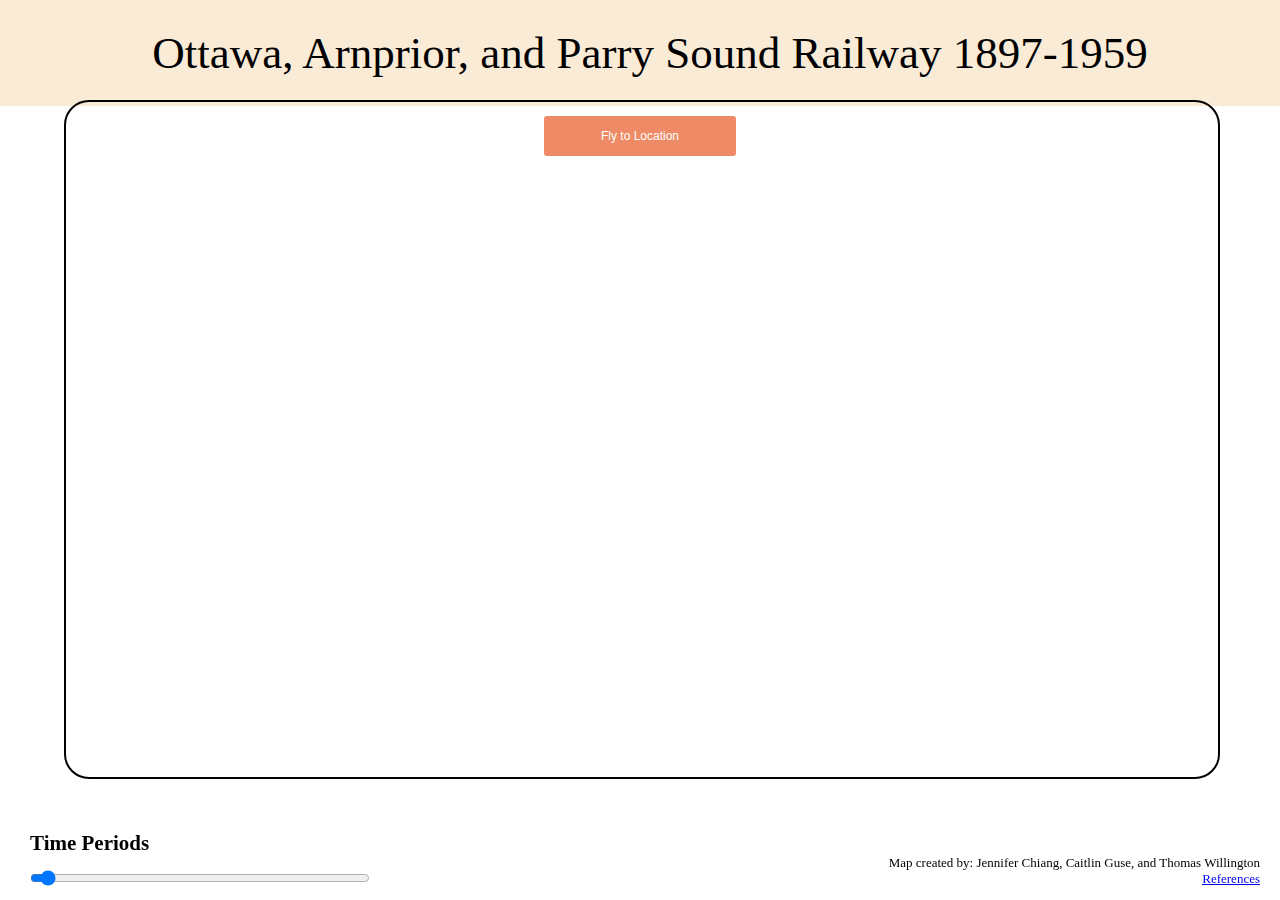
<file: index.html>
<!DOCTYPE html>
<html>
<head>
	<title>Ottawa, Arnprior, and Parry Sound Railway</title>
    <meta name='viewport' content='initial-scale=1,maximum-scale=1,user-scalable=no' />
    <script src='https://api.tiles.mapbox.com/mapbox-gl-js/v0.13.1/mapbox-gl.js'></script>
    <link href='https://api.tiles.mapbox.com/mapbox-gl-js/v0.13.1/mapbox-gl.css' rel='stylesheet' />
    <link rel="stylesheet" href="main.css">
    <link rel="stylesheet" type="text/css" href="data/sweetalert-master/dist/sweetalert.css">
  
    
</head>
<body>
    <div id='header'>
    <h1>Ottawa, Arnprior, and Parry Sound Railway 1897-1959</h1>
    </div>
    <div class='center'>
    <div id='map' class='map'> </div>
    </div>
    <div class='map-overlay top'>
        <div class='map-overlay-inner'>
            <h2>Time Periods</h2>
            <label id='labels'></label>
            <input id='slider' type='range' min='0' max='3' step='1' value='0' />
        </div>
    </div>
    <div id='footer'><p>Map created by: Jennifer Chiang, Caitlin Guse, and Thomas Willington</p></div>
    <div id='footer2'><a href='references.html'>References</a></div>
    
    <script src='map.js'></script>
    <script src='https://d3js.org/d3.v3.min.js' charset='utf-8'></script>
    <script src="data/sweetalert-master/dist/sweetalert.min.js"></script> 
    <button onclick='fly();' id='fly'>Fly to Location</button>
</body>
</html>
</file>
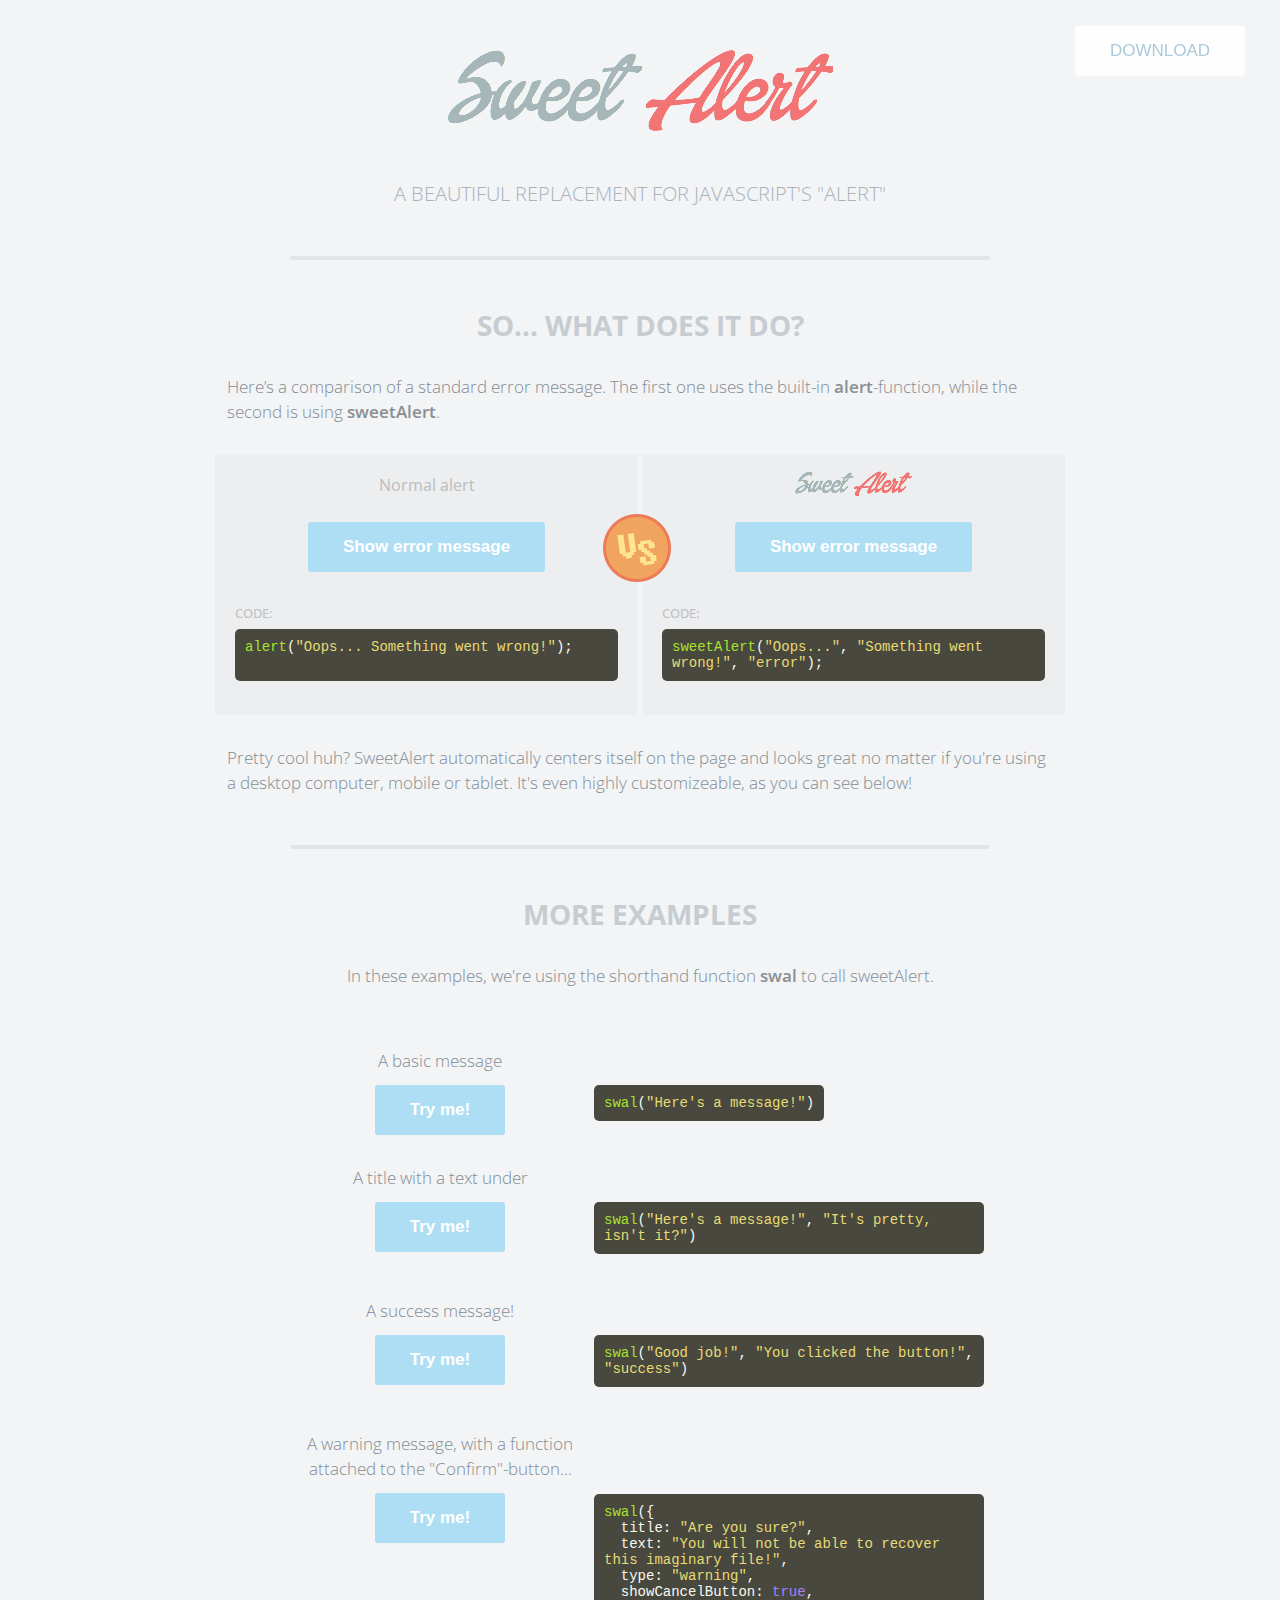
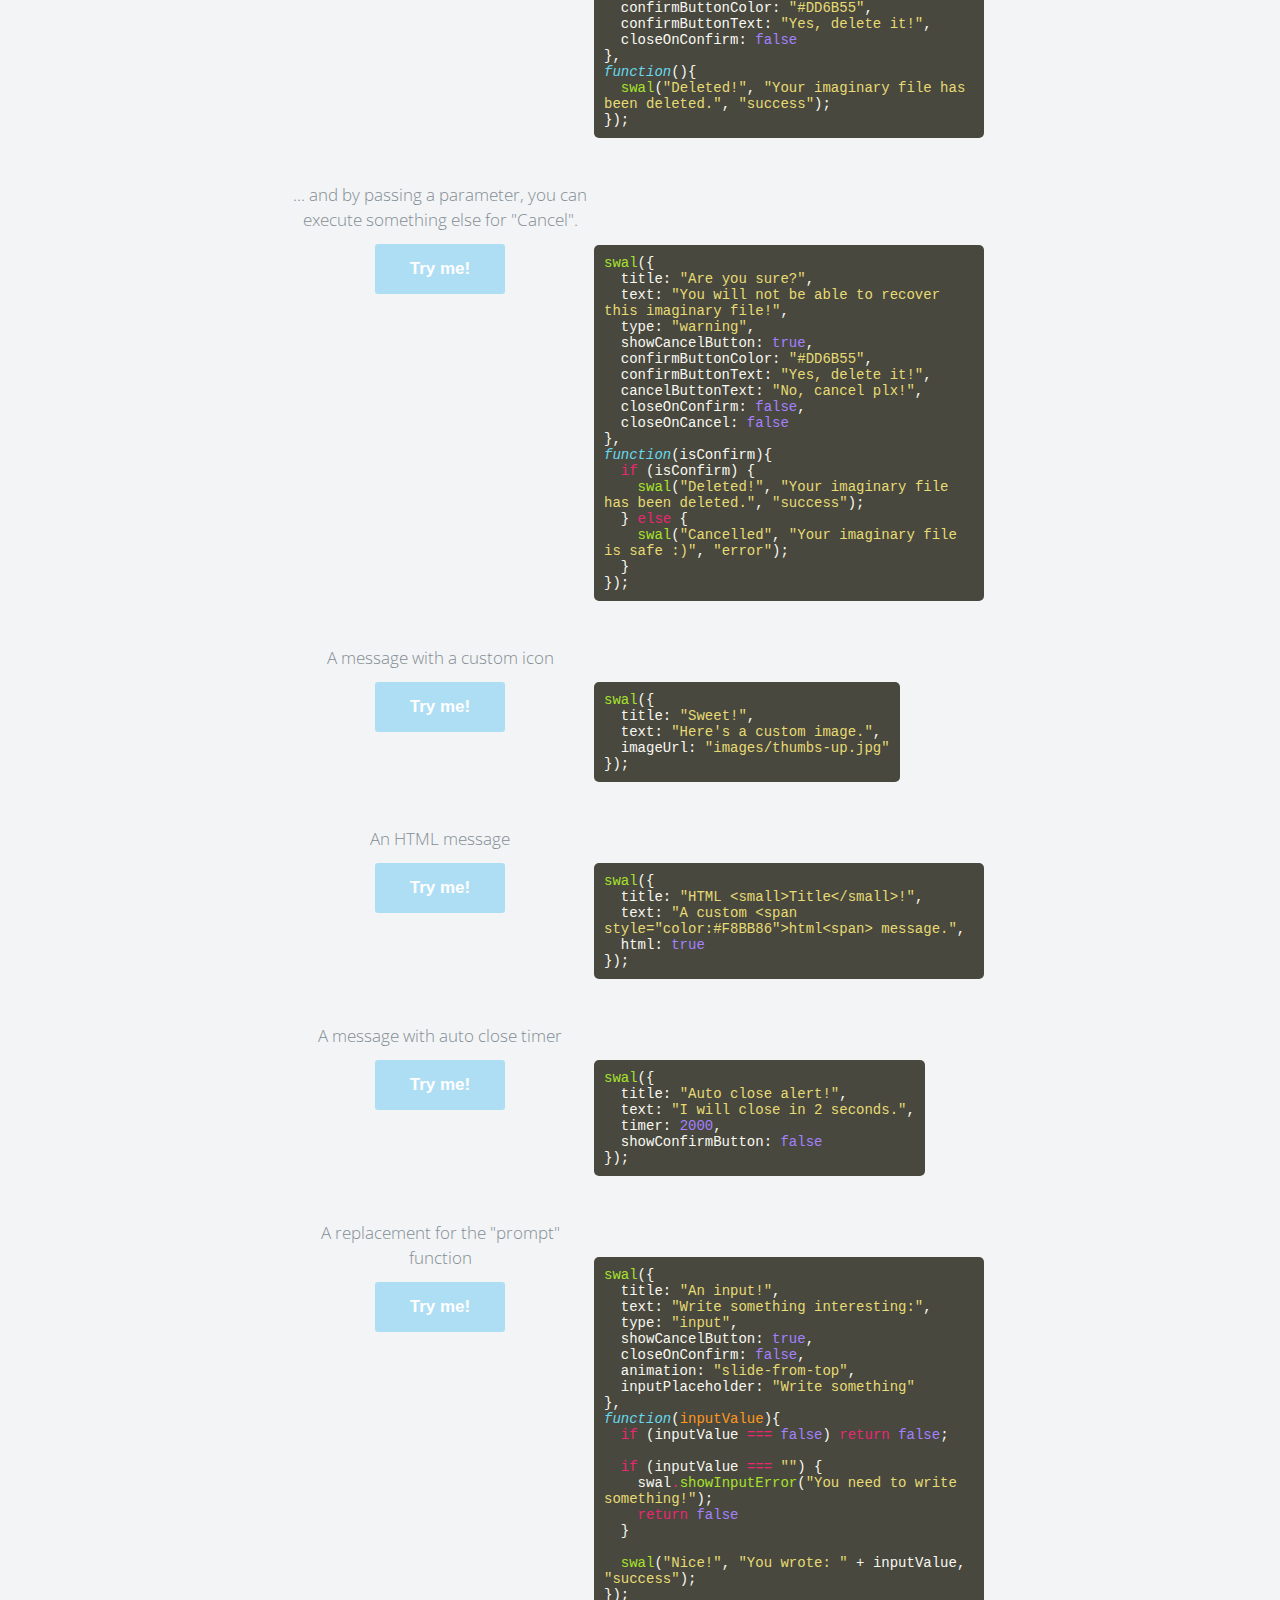
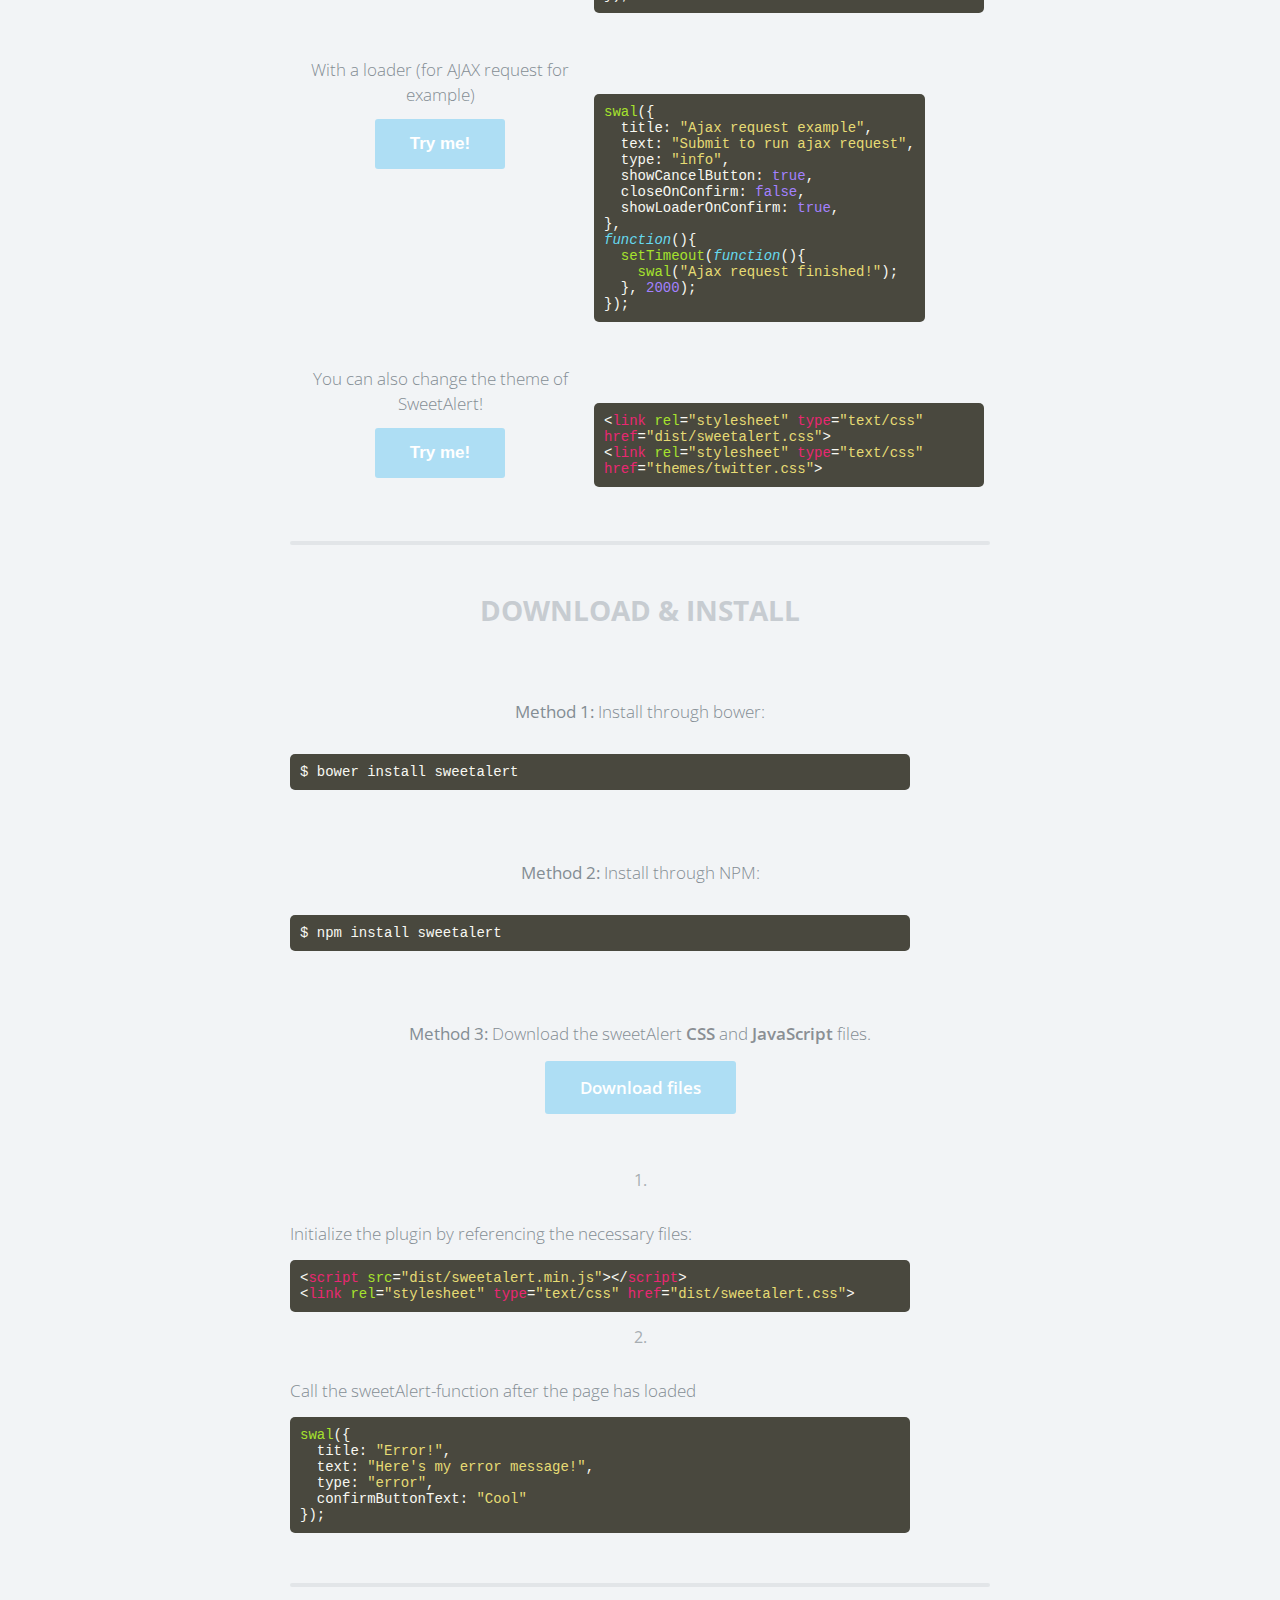
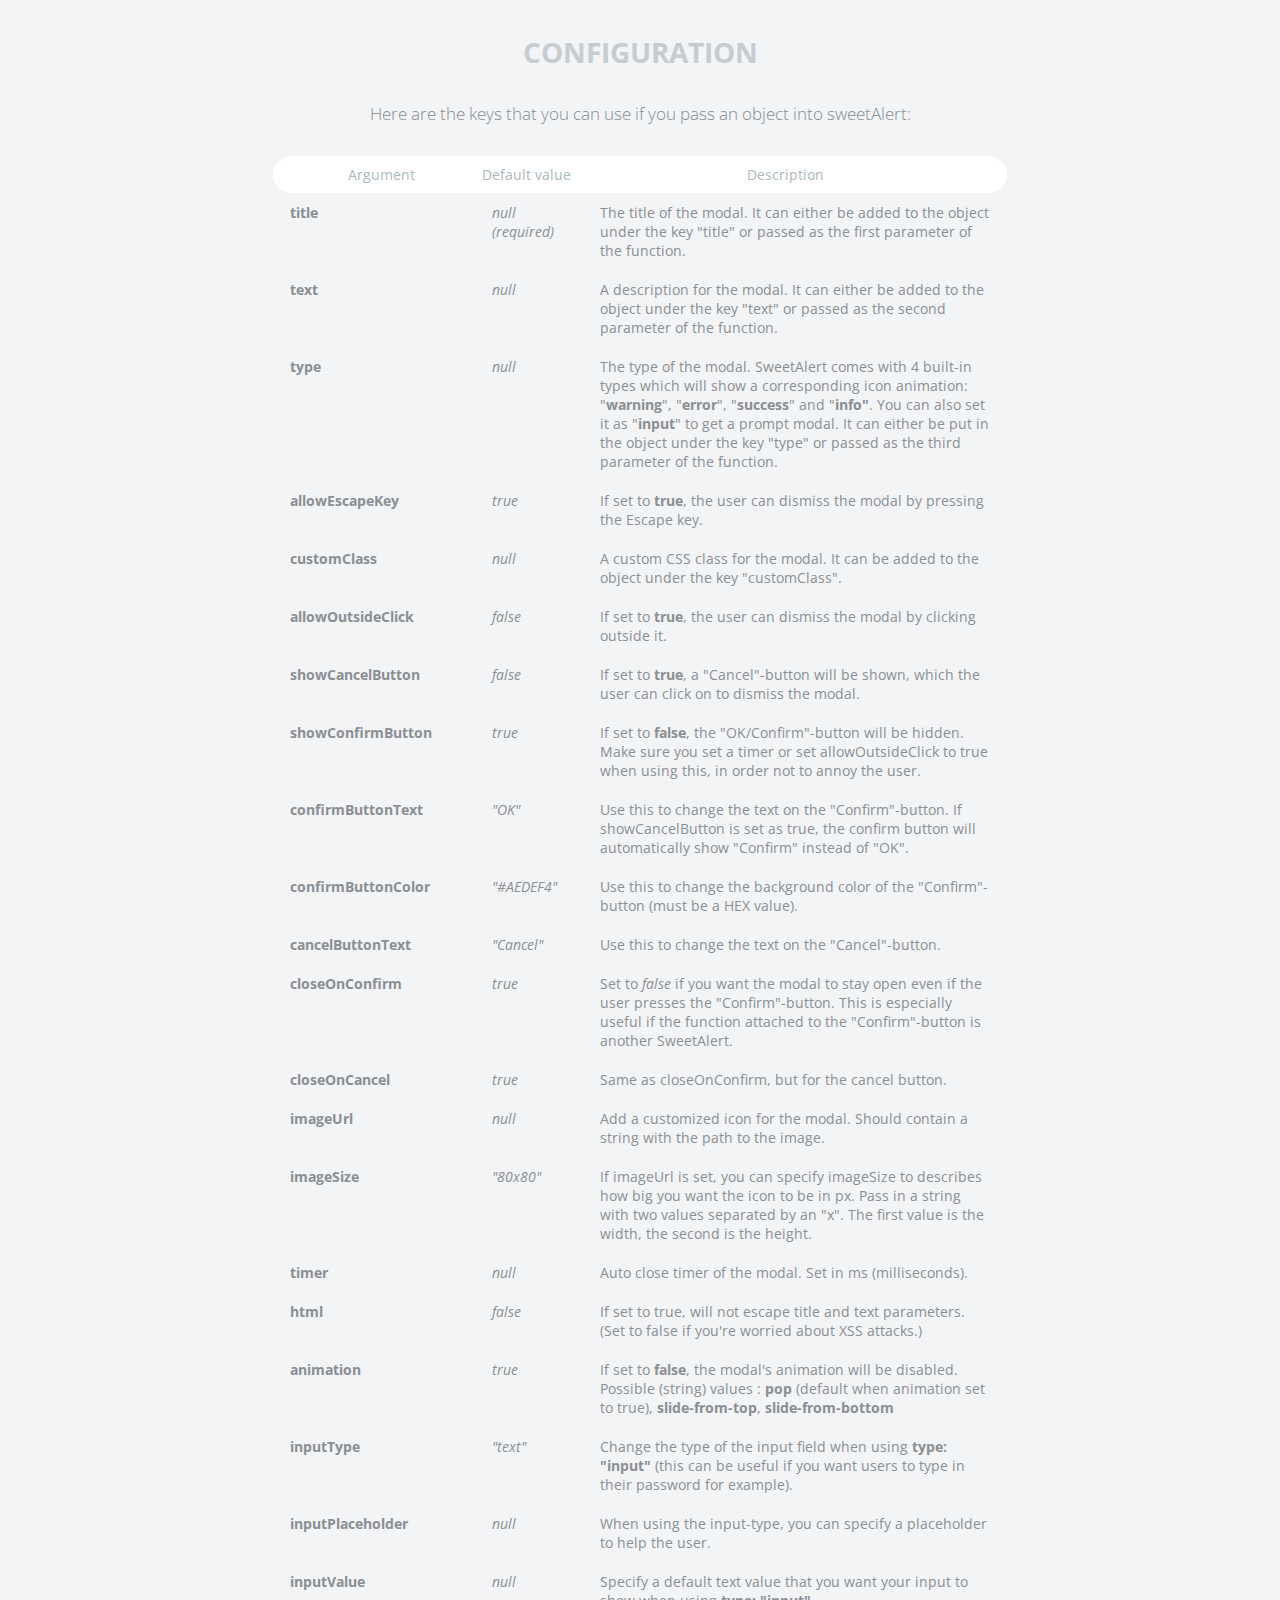
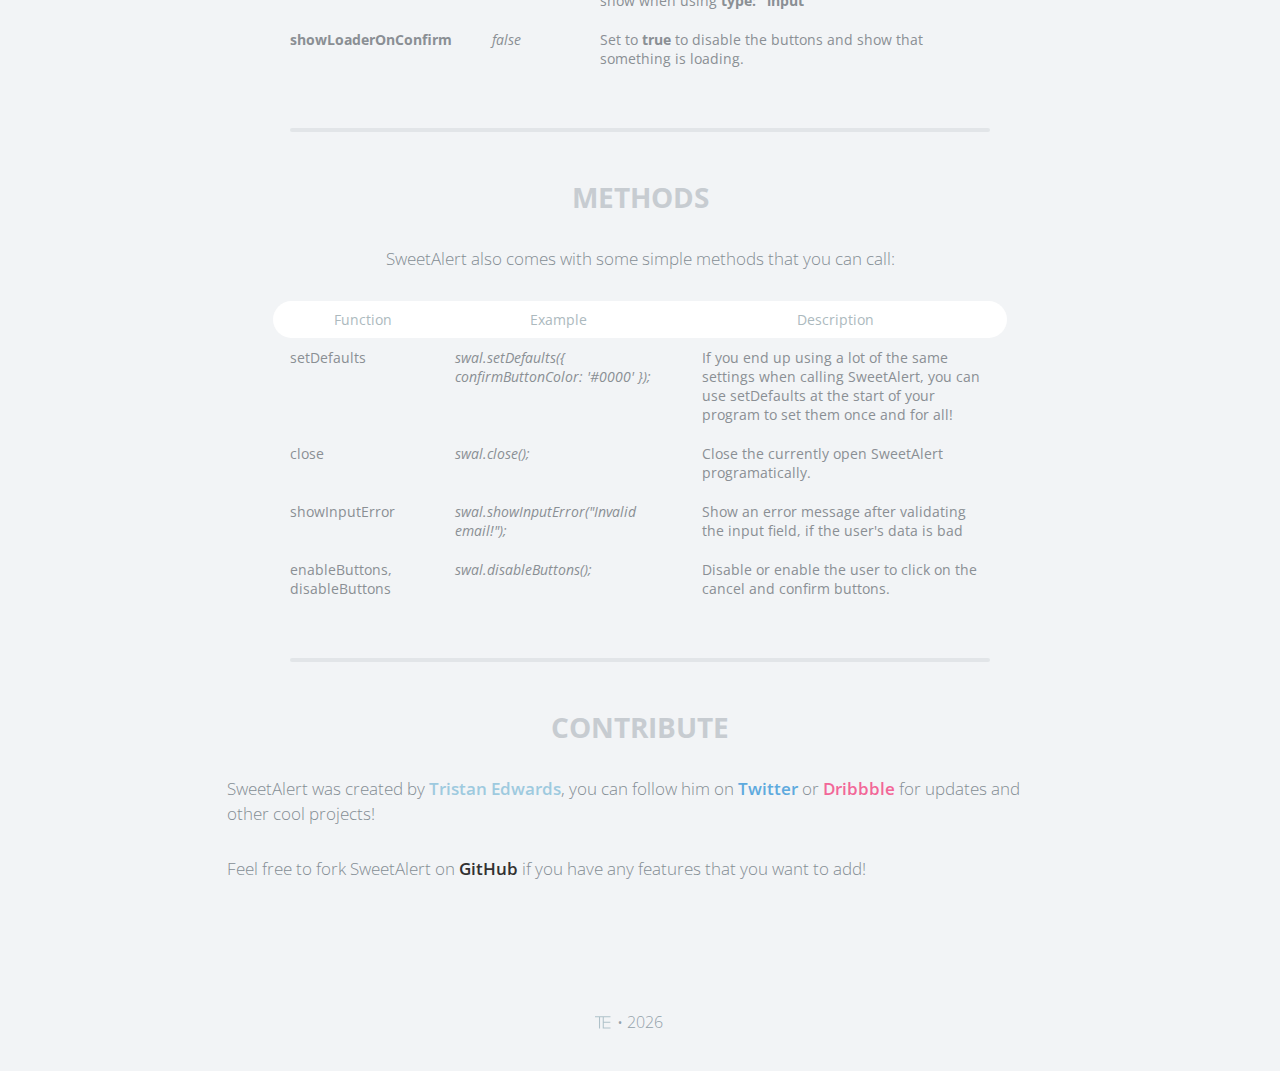
<file: data/sweetalert-master/index.html>
<!doctype html>

<html>

<head>
  <meta charset="utf-8">
  <meta name="viewport" content="width=device-width, initial-scale=1, maximum-scale=1, user-scalable=0" />
  <title>SweetAlert</title>

  <link rel="stylesheet" href="example/example.css">
  <script src="https://code.jquery.com/jquery-2.1.3.min.js"></script>

  <!-- This is what you need -->
  <script src="dist/sweetalert-dev.js"></script>
  <link rel="stylesheet" href="dist/sweetalert.css">
  <!--.......................-->

</head>

<body>

<h1>Sweet Alert</h1>
<h2>A beautiful replacement for JavaScript's "Alert"</h2>
<button class="download">Download</button>

<!-- What does it do? -->
<h3>So... What does it do?</h3>
<p>Here’s a comparison of a standard error message. The first one uses the built-in <strong>alert</strong>-function, while the second is using <strong>sweetAlert</strong>.</p>

<div class="showcase normal">
	<h4>Normal alert</h4>
	<button>Show error message</button>

	<h5>Code:</h5>
	<pre><span class="attr">alert</span>(<span class="str">"Oops... Something went wrong!"</span>);

	</pre>

	<div class="vs-icon"></div>
</div>

<div class="showcase sweet">
	<h4>Sweet Alert</h4>
	<button>Show error message</button>

	<h5>Code:</h5>
	<pre><span class="attr">sweetAlert</span>(<span class="str">"Oops..."</span>, <span class="str">"Something went wrong!"</span>, <span class="str">"error"</span>);</pre>
</div>

<p>Pretty cool huh? SweetAlert automatically centers itself on the page and looks great no matter if you're using a desktop computer, mobile or tablet. It's even highly customizeable, as you can see below!</p>


<!-- Examples -->
<h3>More examples</h3>

<p class="center">In these examples, we're using the shorthand function <strong>swal</strong> to call sweetAlert.</p>

<ul class="examples">

	<li class="message">
		<div class="ui">
			<p>A basic message</p>
			<button>Try me!</button>
		</div>
		<pre><span class="attr">swal</span>(<span class="str">"Here's a message!"</span>)</pre>
	</li>

	<li class="title-text">
		<div class="ui">
			<p>A title with a text under</p>
			<button>Try me!</button>
		</div>
		<pre><span class="attr">swal</span>(<span class="str">"Here's a message!"</span>, <span class="str">"It's pretty, isn't it?"</span>)</pre>
	</li>

	<li class="success">
		<div class="ui">
			<p>A success message!</p>
			<button>Try me!</button>
		</div>
		<pre><span class="attr">swal</span>(<span class="str">"Good job!"</span>, <span class="str">"You clicked the button!"</span>, <span class="str">"success"</span>)</pre>
	</li>

	<li class="warning confirm">
		<div class="ui">
			<p>A warning message, with a function attached to the "Confirm"-button...</p>
			<button>Try me!</button>
		</div>
		<pre><span class="attr">swal</span>({
&nbsp;&nbsp;title: <span class="str">"Are you sure?"</span>,
&nbsp;&nbsp;text: <span class="str">"You will not be able to recover this imaginary file!"</span>,
&nbsp;&nbsp;type: <span class="str">"warning"</span>,
&nbsp;&nbsp;showCancelButton: <span class="val">true</span>,
&nbsp;&nbsp;confirmButtonColor: <span class="str">"#DD6B55"</span>,
&nbsp;&nbsp;confirmButtonText: <span class="str">"Yes, delete it!"</span>,
&nbsp;&nbsp;closeOnConfirm: <span class="val">false</span>
},
<span class="func"><i>function</i></span>(){
&nbsp;&nbsp;<span class="attr">swal</span>(<span class="str">"Deleted!"</span>, <span class="str">"Your imaginary file has been deleted."</span>, <span class="str">"success"</span>);
});</pre>
	</li>

	<li class="warning cancel">
		<div class="ui">
			<p>... and by passing a parameter, you can execute something else for "Cancel".</p>
			<button>Try me!</button>
		</div>
		<pre><span class="attr">swal</span>({
&nbsp;&nbsp;title: <span class="str">"Are you sure?"</span>,
&nbsp;&nbsp;text: <span class="str">"You will not be able to recover this imaginary file!"</span>,
&nbsp;&nbsp;type: <span class="str">"warning"</span>,
&nbsp;&nbsp;showCancelButton: <span class="val">true</span>,
&nbsp;&nbsp;confirmButtonColor: <span class="str">"#DD6B55"</span>,
&nbsp;&nbsp;confirmButtonText: <span class="str">"Yes, delete it!"</span>,
&nbsp;&nbsp;cancelButtonText: <span class="str">"No, cancel plx!"</span>,
&nbsp;&nbsp;closeOnConfirm: <span class="val">false</span>,
&nbsp;&nbsp;closeOnCancel: <span class="val">false</span>
},
<span class="func"><i>function</i></span>(isConfirm){
&nbsp;&nbsp;<span class="tag">if</span> (isConfirm) {
&nbsp;&nbsp;&nbsp;&nbsp;<span class="attr">swal</span>(<span class="str">"Deleted!"</span>, <span class="str">"Your imaginary file has been deleted."</span>, <span class="str">"success"</span>);
&nbsp;&nbsp;} <span class="tag">else</span> {
	&nbsp;&nbsp;&nbsp;&nbsp;<span class="attr">swal</span>(<span class="str">"Cancelled"</span>, <span class="str">"Your imaginary file is safe :)"</span>, <span class="str">"error"</span>);
&nbsp;&nbsp;}
});</pre>
	</li>

	<li class="custom-icon">
		<div class="ui">
			<p>A message with a custom icon</p>
			<button>Try me!</button>
		</div>
		<pre><span class="attr">swal</span>({
&nbsp;&nbsp;title: <span class="str">"Sweet!"</span>,
&nbsp;&nbsp;text: <span class="str">"Here's a custom image."</span>,
&nbsp;&nbsp;imageUrl: <span class="str">"images/thumbs-up.jpg"</span>
});</pre>
	</li>

	<li class="message-html">
		<div class="ui">
			<p>An HTML message</p>
			<button>Try me!</button>
		</div>
		<pre><span class="attr">swal</span>({
&nbsp;&nbsp;title: <span class="str">"HTML &lt;small&gt;Title&lt;/small&gt;!"</span>,
&nbsp;&nbsp;text: <span class="str">"A custom &lt;span style="color:#F8BB86"&gt;html&lt;span&gt; message."</span>,
&nbsp;&nbsp;html: <span class="val">true</span>
});</pre>
	</li>

	<li class="timer">
		<div class="ui">
			<p>A message with auto close timer</p>
			<button>Try me!</button>
		</div>
		<pre><span class="attr">swal</span>({
&nbsp;&nbsp;title: <span class="str">"Auto close alert!"</span>,
&nbsp;&nbsp;text: <span class="str">"I will close in 2 seconds."</span>,
&nbsp;&nbsp;timer: <span class="val">2000</span>,
&nbsp;&nbsp;showConfirmButton: <span class="val">false</span>
});</pre>
	</li>


	<li class="input">
		<div class="ui">
			<p>A replacement for the "prompt" function</p>
			<button>Try me!</button>
		</div>
		<pre><span class="attr">swal</span>({
&nbsp;&nbsp;title: <span class="str">"An input!"</span>,
&nbsp;&nbsp;text: <span class="str">"Write something interesting:"</span>,
&nbsp;&nbsp;type: <span class="str">"input"</span>,
&nbsp;&nbsp;showCancelButton: <span class="val">true</span>,
&nbsp;&nbsp;closeOnConfirm: <span class="val">false</span>,
&nbsp;&nbsp;animation: <span class="str">"slide-from-top"</span>,
&nbsp;&nbsp;inputPlaceholder: <span class="str">"Write something"</span>
},
<span class="func"><i>function</i></span>(<span class="arg">inputValue</span>){
&nbsp;&nbsp;<span class="tag">if</span> (inputValue <span class="tag">===</span> <span class="val">false</span>) <span class="tag">return</span> <span class="val">false</span>;
&nbsp;&nbsp;
&nbsp;&nbsp;<span class="tag">if</span> (inputValue <span class="tag">===</span> <span class="str">""</span>) {
&nbsp;&nbsp;&nbsp;&nbsp;swal<span class="tag">.</span><span class="attr">showInputError</span>(<span class="str">"You need to write something!"</span>);
&nbsp;&nbsp;&nbsp;&nbsp;<span class="tag">return</span> <span class="val">false</span>
&nbsp;&nbsp;}
&nbsp;&nbsp;
&nbsp;&nbsp;<span class="attr">swal</span>(<span class="str">"Nice!"</span>, <span class="str">"You wrote: "</span> + inputValue, <span class="str">"success"</span>);
});</pre>
	</li>

  <li class="ajax">
    <div class="ui">
			<p>With a loader (for AJAX request for example)</p>
			<button>Try me!</button>
		</div>
		<pre><span class="attr">swal</span>({
&nbsp;&nbsp;title: <span class="str">"Ajax request example"</span>,
&nbsp;&nbsp;text: <span class="str">"Submit to run ajax request"</span>,
&nbsp;&nbsp;type: <span class="str">"info"</span>,
&nbsp;&nbsp;showCancelButton: <span class="val">true</span>,
&nbsp;&nbsp;closeOnConfirm: <span class="val">false</span>,
&nbsp;&nbsp;showLoaderOnConfirm: <span class="val">true</span>,
},
<span class="func"><i>function</i></span>(){
&nbsp;&nbsp;<span class="attr">setTimeout</span>(<span class="func"><i>function</i></span>(){
&nbsp;&nbsp;&nbsp;&nbsp;<span class="attr">swal</span>(<span class="str">"Ajax request finished!"</span>);
&nbsp;&nbsp;}, <span class="val">2000</span>);
});</pre>
	</li>

	<li class="theme">
		<div class="ui">
			<p>You can also change the theme of SweetAlert!</p>
			<button>Try me!</button>
		</div>
		<pre>&lt;<span class="tag">link</span> <span class="attr">rel</span>=<span class="str">"stylesheet"</span> <span class="tag">type</span>=<span class="str">"text/css"</span> <span class="tag">href</span>=<span class="str">"dist/sweetalert.css"</span>&gt;
			&lt;<span class="tag">link</span> <span class="attr">rel</span>=<span class="str">"stylesheet"</span> <span class="tag">type</span>=<span class="str">"text/css"</span> <span class="tag">href</span>=<span class="str">"themes/twitter.css"</span>&gt;</pre>
	</li>

</ul>


<!-- Download & Install -->
<h3 id="download-section">Download & install</h3>

<div class="center-container">
	<p class="center"><b>Method 1:</b> Install through bower:</p>
	<pre class="center">$ bower install sweetalert</pre>
</div>

<div class="center-container">
	<p class="center"><b>Method 2:</b> Install through NPM:</p>
	<pre class="center">$ npm install sweetalert</pre>
</div>

<p class="center"><b>Method 3:</b> Download the sweetAlert <strong>CSS</strong> and <strong>JavaScript</strong> files.</p>

<a class="button" href="https://github.com/t4t5/sweetalert/archive/master.zip" download>Download files</a>

<ol>
	<li>
		<p>Initialize the plugin by referencing the necessary files:</p>
		<pre>&lt;<span class="tag">script</span> <span class="attr">src</span>=<span class="str">"dist/sweetalert.min.js"</span>&gt;&lt;/<span class="tag">script</span>&gt;
&lt;<span class="tag">link</span> <span class="attr">rel</span>=<span class="str">"stylesheet"</span> <span class="tag">type</span>=<span class="str">"text/css"</span> <span class="tag">href</span>=<span class="str">"dist/sweetalert.css"</span>&gt;</pre>
	</li>

	<li>
		<p>Call the sweetAlert-function after the page has loaded</p>
		<pre><span class="attr">swal</span>({
&nbsp;&nbsp;title: <span class="str">"Error!"</span>,
&nbsp;&nbsp;text: <span class="str">"Here's my error message!"</span>,
&nbsp;&nbsp;type: <span class="str">"error"</span>,
&nbsp;&nbsp;confirmButtonText: <span class="str">"Cool"</span>
});
</pre>
	</li>
</ol>



<!-- Configuration -->
<h3>Configuration</h3>

<p class="center">Here are the keys that you can use if you pass an object into sweetAlert:</p>

<table>
	<tr class="titles">
		<th>
			<div class="border-left"></div>
			Argument
		</th>
		<th>Default value</th>
		<th>
			<div class="border-right"></div>
			Description
		</th>
	</tr>
	<tr>
		<td><b>title</b></td>
		<td><i>null (required)</i></td>
		<td>The title of the modal. It can either be added to the object under the key "title" or passed as the first parameter of the function.</td>
	</tr>
	<tr>
		<td><b>text</b></td>
		<td><i>null</i></td>
		<td>A description for the modal. It can either be added to the object under the key "text" or passed as the second parameter of the function.</td>
	</tr>
	<tr>
		<td><b>type</b></td>
		<td><i>null</i></td>
		<td>The type of the modal. SweetAlert comes with 4 built-in types which will show a corresponding icon animation: "<strong>warning</strong>", "<strong>error</strong>", "<strong>success</strong>" and "<strong>info"</strong>. You can also set it as "<strong>input</strong>" to get a prompt modal. It can either be put in the object under the key "type" or passed as the third parameter of the function.</td>
	</tr>
    <tr>
      <td><b>allowEscapeKey</b></td>
      <td><i>true</i></td>
      <td>If set to <strong>true</strong>, the user can dismiss the modal by pressing the Escape key.</td>
    </tr>
	<tr>
		<td><b>customClass</b></td>
		<td><i>null</i></td>
		<td>A custom CSS class for the modal. It can be added to the object under the key "customClass".</td>
	</tr>
	<tr>
		<td><b>allowOutsideClick</b></td>
		<td><i>false</i></td>
		<td>If set to <strong>true</strong>, the user can dismiss the modal by clicking outside it.</td>
	</tr>
	<tr>
		<td><b>showCancelButton</b></td>
		<td><i>false</i></td>
		<td>If set to <strong>true</strong>, a "Cancel"-button will be shown, which the user can click on to dismiss the modal.</td>
	</tr>
	<tr>
		<td><b>showConfirmButton</b></td>
		<td><i>true</i></td>
		<td>If set to <strong>false</strong>, the "OK/Confirm"-button will be hidden. Make sure you set a timer or set allowOutsideClick to true when using this, in order not to annoy the user.</td>
	</tr>
	<tr>
		<td><b>confirmButtonText</b></td>
		<td><i>"OK"</i></td>
		<td>Use this to change the text on the "Confirm"-button. If showCancelButton is set as true, the confirm button will automatically show "Confirm" instead of "OK".</td>
	</tr>
	<tr>
		<td><b>confirmButtonColor</b></td>
		<td><i>"#AEDEF4"</i></td>
		<td>Use this to change the background color of the "Confirm"-button (must be a HEX value).</td>
	</tr>
	<tr>
		<td><b>cancelButtonText</b></td>
		<td><i>"Cancel"</i></td>
		<td>Use this to change the text on the "Cancel"-button.</td>
	</tr>
	<tr>
		<td><b>closeOnConfirm</b></td>
		<td><i>true</i></td>
		<td>Set to <i>false</i> if you want the modal to stay open even if the user presses the "Confirm"-button. This is especially useful if the function attached to the "Confirm"-button is another SweetAlert.</td>
	</tr>
	<tr>
		<td><b>closeOnCancel</b></td>
		<td><i>true</i></td>
		<td>Same as closeOnConfirm, but for the cancel button.</td>
	</tr>
	<tr>
		<td><b>imageUrl</b></td>
		<td><i>null</i></td>
		<td>Add a customized icon for the modal. Should contain a string with the path to the image.</td>
	</tr>
	<tr>
		<td><b>imageSize</b></td>
		<td><i>"80x80"</i></td>
		<td>If imageUrl is set, you can specify imageSize to describes how big you want the icon to be in px. Pass in a string with two values separated by an "x". The first value is the width, the second is the height.</td>
	</tr>
	<tr>
		<td><b>timer</b></td>
		<td><i>null</i></td>
		<td>Auto close timer of the modal. Set in ms (milliseconds).</td>
	</tr>
	<tr>
		<td><b>html</b></td>
		<td><i>false</i></td>
		<td>If set to true, will not escape title and text parameters. (Set to false if you're worried about XSS attacks.)</td>
	</tr>
	<tr>
		<td><b>animation</b></td>
		<td><i>true</i></td>
		<td>If set to <strong>false</strong>, the modal's animation will be disabled. Possible (string) values : <strong>pop</strong> (default when animation set to true), <strong>slide-from-top</strong>, <strong>slide-from-bottom</strong></td>
	</tr>
	<tr>
		<td><b>inputType</b></td>
		<td><i>"text"</i></td>
		<td>Change the type of the input field when using <strong>type: "input"</strong> (this can be useful if you want users to type in their password for example).</td>
	</tr>
	<tr>
		<td><b>inputPlaceholder</b></td>
		<td><i>null</i></td>
		<td>When using the input-type, you can specify a placeholder to help the user.</td>
	</tr>
	<tr>
		<td><b>inputValue</b></td>
		<td><i>null</i></td>
		<td>Specify a default text value that you want your input to show when using <strong>type: "input"</strong></td>
	</tr>
	<tr>
		<td><b>showLoaderOnConfirm</b></td>
		<td><i>false</i></td>
    <td>Set to <strong>true</strong> to disable the buttons and show that something is loading.</td>
	</tr>
</table>


<!-- Methods -->
<h3>Methods</h3>

<p class="center">SweetAlert also comes with some simple methods that you can call:</p>

<table>
	<tr class="titles">
		<th>
			<div class="border-left"></div>
			Function
		</th>
		<th>Example</th>
		<th>
			<div class="border-right"></div>
			Description
		</th>
	</tr>
	<tr>
		<td>setDefaults</td>
		<td><i>swal.setDefaults({ confirmButtonColor: '#0000' });</i></td>
		<td>If you end up using a lot of the same settings when calling SweetAlert, you can use setDefaults at the start of your program to set them once and for all!</td>
	</tr>
	<tr>
		<td>close</td>
		<td><i>swal.close();</i></td>
		<td>Close the currently open SweetAlert programatically.</td>
	</tr>
	<tr>
		<td>showInputError</td>
		<td><i>swal.showInputError("Invalid email!");</i></td>
		<td>Show an error message after validating the input field, if the user's data is bad</td>
	</tr>
	<tr>
		<td>enableButtons, disableButtons</td>
		<td><i>swal.disableButtons();</i></td>
		<td>Disable or enable the user to click on the cancel and confirm buttons.</td>
	</tr>
</table>



<!-- Contribute -->
<h3>Contribute</h3>
<p>SweetAlert was created by <a href="http://tristanedwards.me" target="_blank">Tristan Edwards</a>, you can follow him on <a href="https://twitter.com/t4t5" target="_blank" class="twitter">Twitter</a> or <a href="https://dribbble.com/tristanedwards" target="_blank" class="dribbble">Dribbble</a> for updates and other cool projects!</p>
<p>Feel free to fork SweetAlert on <a href="https://github.com/t4t5/sweetalert" class="github">GitHub</a> if you have any features that you want to add!</p>


<footer>
	<span class="te-logo">TE</span> • <script>document.write(new Date().getFullYear())</script>
</footer>


<script>

document.querySelector('button.download').onclick = function(){
	$("html, body").animate({ scrollTop: $("#download-section").offset().top }, 1000);
};

document.querySelector('.showcase.normal button').onclick = function(){
	alert("Oops... Something went wrong!");
};

document.querySelector('.showcase.sweet button').onclick = function(){
	swal("Oops...", "Something went wrong!", "error");
};

document.querySelector('ul.examples li.message button').onclick = function(){
	swal("Here's a message!");
};

document.querySelector('ul.examples li.timer button').onclick = function(){
	swal({
		title: "Auto close alert!",
		text: "I will close in 2 seconds.",
		timer: 2000,
		showConfirmButton: false
	});
};

document.querySelector('ul.examples li.title-text button').onclick = function(){
	swal("Here's a message!", "It's pretty, isn't it?");
};

document.querySelector('ul.examples li.success button').onclick = function(){
	swal("Good job!", "You clicked the button!", "success");
};

document.querySelector('ul.examples li.warning.confirm button').onclick = function(){
	swal({
		title: "Are you sure?",
		text: "You will not be able to recover this imaginary file!",
		type: "warning",
		showCancelButton: true,
		confirmButtonColor: '#DD6B55',
		confirmButtonText: 'Yes, delete it!',
		closeOnConfirm: false
	},
	function(){
		swal("Deleted!", "Your imaginary file has been deleted!", "success");
	});
};

document.querySelector('ul.examples li.warning.cancel button').onclick = function(){
	swal({
		title: "Are you sure?",
		text: "You will not be able to recover this imaginary file!",
		type: "warning",
		showCancelButton: true,
		confirmButtonColor: '#DD6B55',
		confirmButtonText: 'Yes, delete it!',
		cancelButtonText: "No, cancel plx!",
		closeOnConfirm: false,
		closeOnCancel: false
	},
	function(isConfirm){
    if (isConfirm){
      swal("Deleted!", "Your imaginary file has been deleted!", "success");
    } else {
      swal("Cancelled", "Your imaginary file is safe :)", "error");
    }
	});
};

document.querySelector('ul.examples li.custom-icon button').onclick = function(){
	swal({
		title: "Sweet!",
		text: "Here's a custom image.",
		imageUrl: 'example/images/thumbs-up.jpg'
	});
};

document.querySelector('ul.examples li.message-html button').onclick = function(){
	swal({
		title: "HTML <small>Title</small>!",
		text: 'A custom <span style="color:#F8BB86">html<span> message.',
		html: true
	});
};

document.querySelector('ul.examples li.input button').onclick = function(){
	swal({
		title: "An input!",
		text: 'Write something interesting:',
		type: 'input',
		showCancelButton: true,
		closeOnConfirm: false,
		animation: "slide-from-top",
		inputPlaceholder: "Write something",
	},
	function(inputValue){
		if (inputValue === false) return false;

		if (inputValue === "") {
			swal.showInputError("You need to write something!");
			return false;
		}
    
		swal("Nice!", 'You wrote: ' + inputValue, "success");

	});
};

document.querySelector('ul.examples li.theme button').onclick = function() {
	swal({
		title: "Themes!",
		text: "Here's the Twitter theme for SweetAlert!",
		confirmButtonText: "Cool!",
		customClass: 'twitter'
	});
};

document.querySelector('ul.examples li.ajax button').onclick = function() {
  swal({
    title: 'Ajax request example',
    text: 'Submit to run ajax request',
    type: 'info',
    showCancelButton: true,
    closeOnConfirm: false,
    showLoaderOnConfirm: true,
  }, function(){
    setTimeout(function() {
      swal('Ajax request finished!');
    }, 2000);
  });
};

</script>



</body>

</html>
</file>
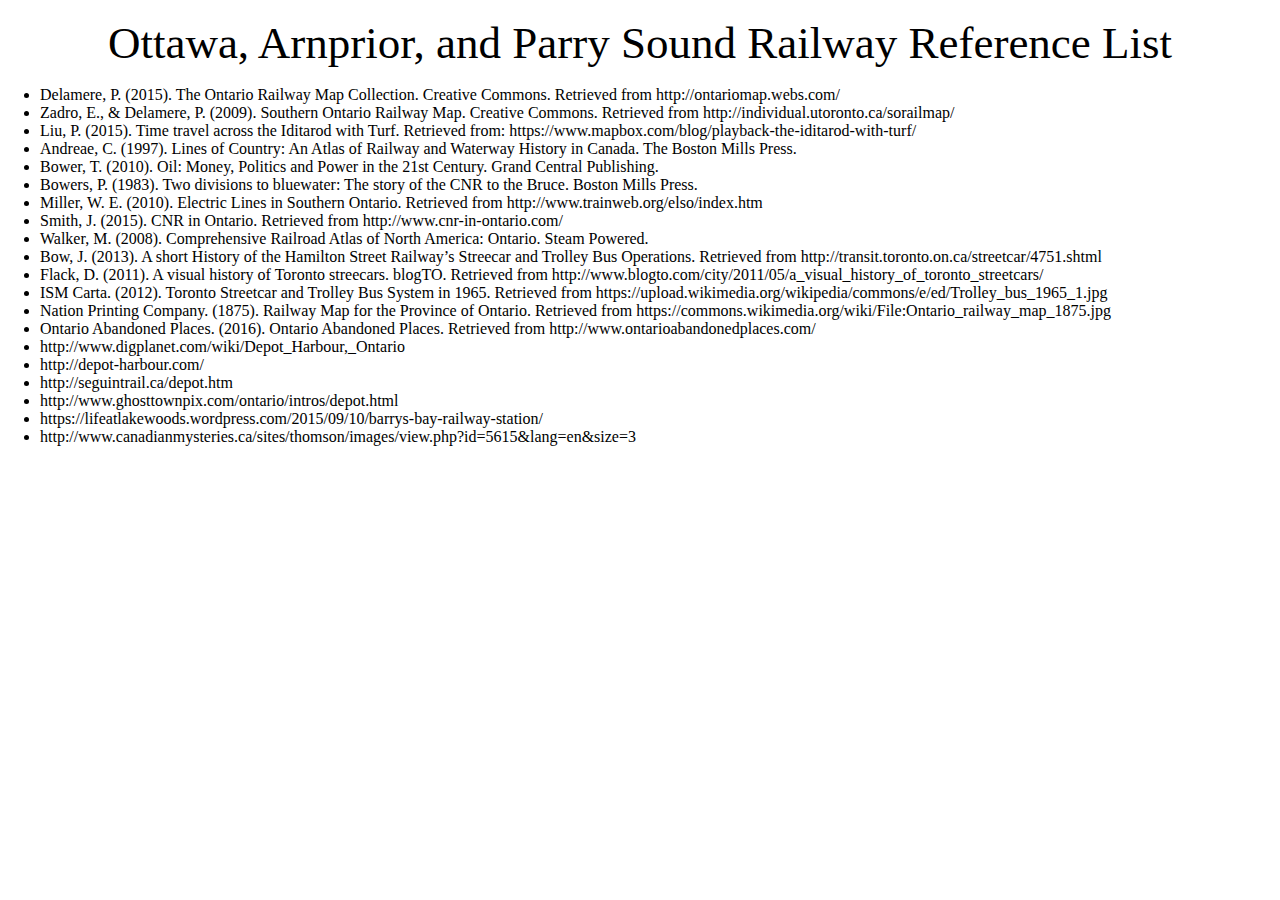
<file: references.html>
<!DOCTYPE html>
<html>
<head>
	<title>Ottawa, Arnprior, and Parry Sound Railway Reference List</title>
    <link rel="stylesheet" href="main.css">
</head>
<body>
    <h1>Ottawa, Arnprior, and Parry Sound Railway Reference List</h1>
    <ul>
    <li>Delamere, P. (2015). The Ontario Railway Map Collection. Creative Commons. Retrieved from http://ontariomap.webs.com/</li>
<li>Zadro, E., & Delamere, P. (2009). Southern Ontario Railway Map. Creative Commons. Retrieved from http://individual.utoronto.ca/sorailmap/</li>
<li>Liu, P. (2015). Time travel across the Iditarod with Turf. Retrieved from: https://www.mapbox.com/blog/playback-the-iditarod-with-turf/</li>
<li>Andreae, C. (1997). Lines of Country: An Atlas of Railway and Waterway History in Canada. The Boston Mills Press.</li>
<li>Bower, T. (2010). Oil: Money, Politics and Power in the 21st Century. Grand Central Publishing.</li>
<li>Bowers, P. (1983). Two divisions to bluewater: The story of the CNR to the Bruce. Boston Mills Press.</li>
<li>Miller, W. E. (2010). Electric Lines in Southern Ontario. Retrieved from http://www.trainweb.org/elso/index.htm</li>
<li>Smith, J. (2015). CNR in Ontario. Retrieved from http://www.cnr-in-ontario.com/</li>
<li>Walker, M. (2008). Comprehensive Railroad Atlas of North America: Ontario. Steam Powered.</li>
<li>Bow, J. (2013). A short History of the Hamilton Street Railway’s Streecar and Trolley Bus Operations. Retrieved from http://transit.toronto.on.ca/streetcar/4751.shtml</li>
<li>Flack, D. (2011). A visual history of Toronto streecars. blogTO. Retrieved from http://www.blogto.com/city/2011/05/a_visual_history_of_toronto_streetcars/</li>
<li>ISM Carta. (2012). Toronto Streetcar and Trolley Bus System in 1965. Retrieved from https://upload.wikimedia.org/wikipedia/commons/e/ed/Trolley_bus_1965_1.jpg</li>
<li>Nation Printing Company. (1875). Railway Map for the Province of Ontario. Retrieved from https://commons.wikimedia.org/wiki/File:Ontario_railway_map_1875.jpg</li>
<li>Ontario Abandoned Places. (2016). Ontario Abandoned Places. Retrieved from http://www.ontarioabandonedplaces.com/</li>
<li>http://www.digplanet.com/wiki/Depot_Harbour,_Ontario </li>
<li>http://depot-harbour.com/</li>
<li>http://seguintrail.ca/depot.htm</li>
<li>http://www.ghosttownpix.com/ontario/intros/depot.html</li>
<li>https://lifeatlakewoods.wordpress.com/2015/09/10/barrys-bay-railway-station/ </li>
<li>http://www.canadianmysteries.ca/sites/thomson/images/view.php?id=5615&lang=en&size=3</li>
    </ul>
</body>
</html>
</file>
<file: main.css>
body { 
    margin:0; 
    padding:0; 
}

h1 {
    font-family: 'Big Caslon', 'Book Antiqua', 'Palatino Linotype', Georgia, serif;
	font-size: 45px;
	font-style: normal;
	font-variant: normal;
	font-weight: 500;
	line-height: 26px;
    text-align: center;
}

#header {
    margin: auto;
    width: 100%;
    padding: 10px;
    background-color: antiquewhite
}

.center {
    margin:auto;
    width: 90%;
}

#map { 
    position: fixed; 
    top: 100px; 
    bottom:0; 
    width: 90%; 
    height: 75%;
    border-radius: 25px;
    border-style: solid;
    border-width: 2px;
}

#labels {
    position: fixed;
    padding: 10px;
    bottom: 18px;
}

div.scroll {
    width: 600px;
    height: 350px;
    overflow: scroll;
}

.map-overlay {
    font: 14px/20px 'Big Caslon', 'Book Antiqua', 'Palatino Linotype', Georgia, serif;
    width: 25%;
    position: absolute;
    left: 30px;
    bottom: 40px;
}

.map-overlay h2 {
    position: fixed;
    line-height: 24px;
    display: block;
    margin: 0 0 10px;
    bottom: 35px;
}

.map-overlay input {
    background-color: transparent;
    display: inline-block;
    position: absolute;
    width: 100%;
    margin: 0;
    cursor: ew-resize;
    padding: 10px;
}

#footer {
    font: 13px 'Big Caslon', 'Book Antiqua', 'Palatino Linotype', Georgia, serif;
    position: fixed;
    right: 10px;
    bottom: 6px;
    padding: 10px;
}

#footer2 {
    font: 13px 'Big Caslon', 'Book Antiqua', 'Palatino Linotype', Georgia, serif;
    position: fixed;
    right: 10px;
    bottom: 3px;
    padding: 10px;
    text-decoration: underline;
}

#fly {
    display: block;
    position: relative;
    margin: 0px auto;
    width: 15%;
    height: 40px;
    padding: 10px;
    border: none;
    border-radius: 3px;
    font-size: 12px;
    text-align: center;
    color: #fff;
    background: #ee8a65;
    top: 10px;
}
</file>
<file: data/sweetalert-master/dist/sweetalert.css>
body.stop-scrolling {
  height: 100%;
  overflow: hidden; }

.sweet-overlay {
  background-color: black;
  /* IE8 */
  -ms-filter: "progid:DXImageTransform.Microsoft.Alpha(Opacity=40)";
  /* IE8 */
  background-color: rgba(0, 0, 0, 0.4);
  position: fixed;
  left: 0;
  right: 0;
  top: 0;
  bottom: 0;
  display: none;
  z-index: 10000; }

.sweet-alert {
  background-color: white;
  font-family: 'Open Sans', 'Helvetica Neue', Helvetica, Arial, sans-serif;
  width: 478px;
  padding: 17px;
  border-radius: 5px;
  text-align: center;
  position: fixed;
  left: 50%;
  top: 50%;
  margin-left: -256px;
  margin-top: -200px;
  overflow: hidden;
  display: none;
  z-index: 99999; }
  @media all and (max-width: 540px) {
    .sweet-alert {
      width: auto;
      margin-left: 0;
      margin-right: 0;
      left: 15px;
      right: 15px; } }
  .sweet-alert h2 {
    color: #575757;
    font-size: 30px;
    text-align: center;
    font-weight: 600;
    text-transform: none;
    position: relative;
    margin: 25px 0;
    padding: 0;
    line-height: 40px;
    display: block; }
  .sweet-alert p {
    color: #797979;
    font-size: 16px;
    text-align: center;
    font-weight: 300;
    position: relative;
    text-align: inherit;
    float: none;
    margin: 0;
    padding: 0;
    line-height: normal; }
  .sweet-alert fieldset {
    border: none;
    position: relative; }
  .sweet-alert .sa-error-container {
    background-color: #f1f1f1;
    margin-left: -17px;
    margin-right: -17px;
    overflow: hidden;
    padding: 0 10px;
    max-height: 0;
    webkit-transition: padding 0.15s, max-height 0.15s;
    transition: padding 0.15s, max-height 0.15s; }
    .sweet-alert .sa-error-container.show {
      padding: 10px 0;
      max-height: 100px;
      webkit-transition: padding 0.2s, max-height 0.2s;
      transition: padding 0.25s, max-height 0.25s; }
    .sweet-alert .sa-error-container .icon {
      display: inline-block;
      width: 24px;
      height: 24px;
      border-radius: 50%;
      background-color: #ea7d7d;
      color: white;
      line-height: 24px;
      text-align: center;
      margin-right: 3px; }
    .sweet-alert .sa-error-container p {
      display: inline-block; }
  .sweet-alert .sa-input-error {
    position: absolute;
    top: 29px;
    right: 26px;
    width: 20px;
    height: 20px;
    opacity: 0;
    -webkit-transform: scale(0.5);
    transform: scale(0.5);
    -webkit-transform-origin: 50% 50%;
    transform-origin: 50% 50%;
    -webkit-transition: all 0.1s;
    transition: all 0.1s; }
    .sweet-alert .sa-input-error::before, .sweet-alert .sa-input-error::after {
      content: "";
      width: 20px;
      height: 6px;
      background-color: #f06e57;
      border-radius: 3px;
      position: absolute;
      top: 50%;
      margin-top: -4px;
      left: 50%;
      margin-left: -9px; }
    .sweet-alert .sa-input-error::before {
      -webkit-transform: rotate(-45deg);
      transform: rotate(-45deg); }
    .sweet-alert .sa-input-error::after {
      -webkit-transform: rotate(45deg);
      transform: rotate(45deg); }
    .sweet-alert .sa-input-error.show {
      opacity: 1;
      -webkit-transform: scale(1);
      transform: scale(1); }
  .sweet-alert input {
    width: 100%;
    box-sizing: border-box;
    border-radius: 3px;
    border: 1px solid #d7d7d7;
    height: 43px;
    margin-top: 10px;
    margin-bottom: 17px;
    font-size: 18px;
    box-shadow: inset 0px 1px 1px rgba(0, 0, 0, 0.06);
    padding: 0 12px;
    display: none;
    -webkit-transition: all 0.3s;
    transition: all 0.3s; }
    .sweet-alert input:focus {
      outline: none;
      box-shadow: 0px 0px 3px #c4e6f5;
      border: 1px solid #b4dbed; }
      .sweet-alert input:focus::-moz-placeholder {
        transition: opacity 0.3s 0.03s ease;
        opacity: 0.5; }
      .sweet-alert input:focus:-ms-input-placeholder {
        transition: opacity 0.3s 0.03s ease;
        opacity: 0.5; }
      .sweet-alert input:focus::-webkit-input-placeholder {
        transition: opacity 0.3s 0.03s ease;
        opacity: 0.5; }
    .sweet-alert input::-moz-placeholder {
      color: #bdbdbd; }
    .sweet-alert input:-ms-input-placeholder {
      color: #bdbdbd; }
    .sweet-alert input::-webkit-input-placeholder {
      color: #bdbdbd; }
  .sweet-alert.show-input input {
    display: block; }
  .sweet-alert .sa-confirm-button-container {
    display: inline-block;
    position: relative; }
  .sweet-alert .la-ball-fall {
    position: absolute;
    left: 50%;
    top: 50%;
    margin-left: -27px;
    margin-top: 4px;
    opacity: 0;
    visibility: hidden; }
  .sweet-alert button {
    background-color: #8CD4F5;
    color: white;
    border: none;
    box-shadow: none;
    font-size: 17px;
    font-weight: 500;
    -webkit-border-radius: 4px;
    border-radius: 5px;
    padding: 10px 32px;
    margin: 26px 5px 0 5px;
    cursor: pointer; }
    .sweet-alert button:focus {
      outline: none;
      box-shadow: 0 0 2px rgba(128, 179, 235, 0.5), inset 0 0 0 1px rgba(0, 0, 0, 0.05); }
    .sweet-alert button:hover {
      background-color: #7ecff4; }
    .sweet-alert button:active {
      background-color: #5dc2f1; }
    .sweet-alert button.cancel {
      background-color: #C1C1C1; }
      .sweet-alert button.cancel:hover {
        background-color: #b9b9b9; }
      .sweet-alert button.cancel:active {
        background-color: #a8a8a8; }
      .sweet-alert button.cancel:focus {
        box-shadow: rgba(197, 205, 211, 0.8) 0px 0px 2px, rgba(0, 0, 0, 0.0470588) 0px 0px 0px 1px inset !important; }
    .sweet-alert button[disabled] {
      opacity: .6;
      cursor: default; }
    .sweet-alert button.confirm[disabled] {
      color: transparent; }
      .sweet-alert button.confirm[disabled] ~ .la-ball-fall {
        opacity: 1;
        visibility: visible;
        transition-delay: 0s; }
    .sweet-alert button::-moz-focus-inner {
      border: 0; }
  .sweet-alert[data-has-cancel-button=false] button {
    box-shadow: none !important; }
  .sweet-alert[data-has-confirm-button=false][data-has-cancel-button=false] {
    padding-bottom: 40px; }
  .sweet-alert .sa-icon {
    width: 80px;
    height: 80px;
    border: 4px solid gray;
    -webkit-border-radius: 40px;
    border-radius: 40px;
    border-radius: 50%;
    margin: 20px auto;
    padding: 0;
    position: relative;
    box-sizing: content-box; }
    .sweet-alert .sa-icon.sa-error {
      border-color: #F27474; }
      .sweet-alert .sa-icon.sa-error .sa-x-mark {
        position: relative;
        display: block; }
      .sweet-alert .sa-icon.sa-error .sa-line {
        position: absolute;
        height: 5px;
        width: 47px;
        background-color: #F27474;
        display: block;
        top: 37px;
        border-radius: 2px; }
        .sweet-alert .sa-icon.sa-error .sa-line.sa-left {
          -webkit-transform: rotate(45deg);
          transform: rotate(45deg);
          left: 17px; }
        .sweet-alert .sa-icon.sa-error .sa-line.sa-right {
          -webkit-transform: rotate(-45deg);
          transform: rotate(-45deg);
          right: 16px; }
    .sweet-alert .sa-icon.sa-warning {
      border-color: #F8BB86; }
      .sweet-alert .sa-icon.sa-warning .sa-body {
        position: absolute;
        width: 5px;
        height: 47px;
        left: 50%;
        top: 10px;
        -webkit-border-radius: 2px;
        border-radius: 2px;
        margin-left: -2px;
        background-color: #F8BB86; }
      .sweet-alert .sa-icon.sa-warning .sa-dot {
        position: absolute;
        width: 7px;
        height: 7px;
        -webkit-border-radius: 50%;
        border-radius: 50%;
        margin-left: -3px;
        left: 50%;
        bottom: 10px;
        background-color: #F8BB86; }
    .sweet-alert .sa-icon.sa-info {
      border-color: #C9DAE1; }
      .sweet-alert .sa-icon.sa-info::before {
        content: "";
        position: absolute;
        width: 5px;
        height: 29px;
        left: 50%;
        bottom: 17px;
        border-radius: 2px;
        margin-left: -2px;
        background-color: #C9DAE1; }
      .sweet-alert .sa-icon.sa-info::after {
        content: "";
        position: absolute;
        width: 7px;
        height: 7px;
        border-radius: 50%;
        margin-left: -3px;
        top: 19px;
        background-color: #C9DAE1; }
    .sweet-alert .sa-icon.sa-success {
      border-color: #A5DC86; }
      .sweet-alert .sa-icon.sa-success::before, .sweet-alert .sa-icon.sa-success::after {
        content: '';
        -webkit-border-radius: 40px;
        border-radius: 40px;
        border-radius: 50%;
        position: absolute;
        width: 60px;
        height: 120px;
        background: white;
        -webkit-transform: rotate(45deg);
        transform: rotate(45deg); }
      .sweet-alert .sa-icon.sa-success::before {
        -webkit-border-radius: 120px 0 0 120px;
        border-radius: 120px 0 0 120px;
        top: -7px;
        left: -33px;
        -webkit-transform: rotate(-45deg);
        transform: rotate(-45deg);
        -webkit-transform-origin: 60px 60px;
        transform-origin: 60px 60px; }
      .sweet-alert .sa-icon.sa-success::after {
        -webkit-border-radius: 0 120px 120px 0;
        border-radius: 0 120px 120px 0;
        top: -11px;
        left: 30px;
        -webkit-transform: rotate(-45deg);
        transform: rotate(-45deg);
        -webkit-transform-origin: 0px 60px;
        transform-origin: 0px 60px; }
      .sweet-alert .sa-icon.sa-success .sa-placeholder {
        width: 80px;
        height: 80px;
        border: 4px solid rgba(165, 220, 134, 0.2);
        -webkit-border-radius: 40px;
        border-radius: 40px;
        border-radius: 50%;
        box-sizing: content-box;
        position: absolute;
        left: -4px;
        top: -4px;
        z-index: 2; }
      .sweet-alert .sa-icon.sa-success .sa-fix {
        width: 5px;
        height: 90px;
        background-color: white;
        position: absolute;
        left: 28px;
        top: 8px;
        z-index: 1;
        -webkit-transform: rotate(-45deg);
        transform: rotate(-45deg); }
      .sweet-alert .sa-icon.sa-success .sa-line {
        height: 5px;
        background-color: #A5DC86;
        display: block;
        border-radius: 2px;
        position: absolute;
        z-index: 2; }
        .sweet-alert .sa-icon.sa-success .sa-line.sa-tip {
          width: 25px;
          left: 14px;
          top: 46px;
          -webkit-transform: rotate(45deg);
          transform: rotate(45deg); }
        .sweet-alert .sa-icon.sa-success .sa-line.sa-long {
          width: 47px;
          right: 8px;
          top: 38px;
          -webkit-transform: rotate(-45deg);
          transform: rotate(-45deg); }
    .sweet-alert .sa-icon.sa-custom {
      background-size: contain;
      border-radius: 0;
      border: none;
      background-position: center center;
      background-repeat: no-repeat; }

/*
 * Animations
 */
@-webkit-keyframes showSweetAlert {
  0% {
    transform: scale(0.7);
    -webkit-transform: scale(0.7); }
  45% {
    transform: scale(1.05);
    -webkit-transform: scale(1.05); }
  80% {
    transform: scale(0.95);
    -webkit-transform: scale(0.95); }
  100% {
    transform: scale(1);
    -webkit-transform: scale(1); } }

@keyframes showSweetAlert {
  0% {
    transform: scale(0.7);
    -webkit-transform: scale(0.7); }
  45% {
    transform: scale(1.05);
    -webkit-transform: scale(1.05); }
  80% {
    transform: scale(0.95);
    -webkit-transform: scale(0.95); }
  100% {
    transform: scale(1);
    -webkit-transform: scale(1); } }

@-webkit-keyframes hideSweetAlert {
  0% {
    transform: scale(1);
    -webkit-transform: scale(1); }
  100% {
    transform: scale(0.5);
    -webkit-transform: scale(0.5); } }

@keyframes hideSweetAlert {
  0% {
    transform: scale(1);
    -webkit-transform: scale(1); }
  100% {
    transform: scale(0.5);
    -webkit-transform: scale(0.5); } }

@-webkit-keyframes slideFromTop {
  0% {
    top: 0%; }
  100% {
    top: 50%; } }

@keyframes slideFromTop {
  0% {
    top: 0%; }
  100% {
    top: 50%; } }

@-webkit-keyframes slideToTop {
  0% {
    top: 50%; }
  100% {
    top: 0%; } }

@keyframes slideToTop {
  0% {
    top: 50%; }
  100% {
    top: 0%; } }

@-webkit-keyframes slideFromBottom {
  0% {
    top: 70%; }
  100% {
    top: 50%; } }

@keyframes slideFromBottom {
  0% {
    top: 70%; }
  100% {
    top: 50%; } }

@-webkit-keyframes slideToBottom {
  0% {
    top: 50%; }
  100% {
    top: 70%; } }

@keyframes slideToBottom {
  0% {
    top: 50%; }
  100% {
    top: 70%; } }

.showSweetAlert[data-animation=pop] {
  -webkit-animation: showSweetAlert 0.3s;
  animation: showSweetAlert 0.3s; }

.showSweetAlert[data-animation=none] {
  -webkit-animation: none;
  animation: none; }

.showSweetAlert[data-animation=slide-from-top] {
  -webkit-animation: slideFromTop 0.3s;
  animation: slideFromTop 0.3s; }

.showSweetAlert[data-animation=slide-from-bottom] {
  -webkit-animation: slideFromBottom 0.3s;
  animation: slideFromBottom 0.3s; }

.hideSweetAlert[data-animation=pop] {
  -webkit-animation: hideSweetAlert 0.2s;
  animation: hideSweetAlert 0.2s; }

.hideSweetAlert[data-animation=none] {
  -webkit-animation: none;
  animation: none; }

.hideSweetAlert[data-animation=slide-from-top] {
  -webkit-animation: slideToTop 0.4s;
  animation: slideToTop 0.4s; }

.hideSweetAlert[data-animation=slide-from-bottom] {
  -webkit-animation: slideToBottom 0.3s;
  animation: slideToBottom 0.3s; }

@-webkit-keyframes animateSuccessTip {
  0% {
    width: 0;
    left: 1px;
    top: 19px; }
  54% {
    width: 0;
    left: 1px;
    top: 19px; }
  70% {
    width: 50px;
    left: -8px;
    top: 37px; }
  84% {
    width: 17px;
    left: 21px;
    top: 48px; }
  100% {
    width: 25px;
    left: 14px;
    top: 45px; } }

@keyframes animateSuccessTip {
  0% {
    width: 0;
    left: 1px;
    top: 19px; }
  54% {
    width: 0;
    left: 1px;
    top: 19px; }
  70% {
    width: 50px;
    left: -8px;
    top: 37px; }
  84% {
    width: 17px;
    left: 21px;
    top: 48px; }
  100% {
    width: 25px;
    left: 14px;
    top: 45px; } }

@-webkit-keyframes animateSuccessLong {
  0% {
    width: 0;
    right: 46px;
    top: 54px; }
  65% {
    width: 0;
    right: 46px;
    top: 54px; }
  84% {
    width: 55px;
    right: 0px;
    top: 35px; }
  100% {
    width: 47px;
    right: 8px;
    top: 38px; } }

@keyframes animateSuccessLong {
  0% {
    width: 0;
    right: 46px;
    top: 54px; }
  65% {
    width: 0;
    right: 46px;
    top: 54px; }
  84% {
    width: 55px;
    right: 0px;
    top: 35px; }
  100% {
    width: 47px;
    right: 8px;
    top: 38px; } }

@-webkit-keyframes rotatePlaceholder {
  0% {
    transform: rotate(-45deg);
    -webkit-transform: rotate(-45deg); }
  5% {
    transform: rotate(-45deg);
    -webkit-transform: rotate(-45deg); }
  12% {
    transform: rotate(-405deg);
    -webkit-transform: rotate(-405deg); }
  100% {
    transform: rotate(-405deg);
    -webkit-transform: rotate(-405deg); } }

@keyframes rotatePlaceholder {
  0% {
    transform: rotate(-45deg);
    -webkit-transform: rotate(-45deg); }
  5% {
    transform: rotate(-45deg);
    -webkit-transform: rotate(-45deg); }
  12% {
    transform: rotate(-405deg);
    -webkit-transform: rotate(-405deg); }
  100% {
    transform: rotate(-405deg);
    -webkit-transform: rotate(-405deg); } }

.animateSuccessTip {
  -webkit-animation: animateSuccessTip 0.75s;
  animation: animateSuccessTip 0.75s; }

.animateSuccessLong {
  -webkit-animation: animateSuccessLong 0.75s;
  animation: animateSuccessLong 0.75s; }

.sa-icon.sa-success.animate::after {
  -webkit-animation: rotatePlaceholder 4.25s ease-in;
  animation: rotatePlaceholder 4.25s ease-in; }

@-webkit-keyframes animateErrorIcon {
  0% {
    transform: rotateX(100deg);
    -webkit-transform: rotateX(100deg);
    opacity: 0; }
  100% {
    transform: rotateX(0deg);
    -webkit-transform: rotateX(0deg);
    opacity: 1; } }

@keyframes animateErrorIcon {
  0% {
    transform: rotateX(100deg);
    -webkit-transform: rotateX(100deg);
    opacity: 0; }
  100% {
    transform: rotateX(0deg);
    -webkit-transform: rotateX(0deg);
    opacity: 1; } }

.animateErrorIcon {
  -webkit-animation: animateErrorIcon 0.5s;
  animation: animateErrorIcon 0.5s; }

@-webkit-keyframes animateXMark {
  0% {
    transform: scale(0.4);
    -webkit-transform: scale(0.4);
    margin-top: 26px;
    opacity: 0; }
  50% {
    transform: scale(0.4);
    -webkit-transform: scale(0.4);
    margin-top: 26px;
    opacity: 0; }
  80% {
    transform: scale(1.15);
    -webkit-transform: scale(1.15);
    margin-top: -6px; }
  100% {
    transform: scale(1);
    -webkit-transform: scale(1);
    margin-top: 0;
    opacity: 1; } }

@keyframes animateXMark {
  0% {
    transform: scale(0.4);
    -webkit-transform: scale(0.4);
    margin-top: 26px;
    opacity: 0; }
  50% {
    transform: scale(0.4);
    -webkit-transform: scale(0.4);
    margin-top: 26px;
    opacity: 0; }
  80% {
    transform: scale(1.15);
    -webkit-transform: scale(1.15);
    margin-top: -6px; }
  100% {
    transform: scale(1);
    -webkit-transform: scale(1);
    margin-top: 0;
    opacity: 1; } }

.animateXMark {
  -webkit-animation: animateXMark 0.5s;
  animation: animateXMark 0.5s; }

@-webkit-keyframes pulseWarning {
  0% {
    border-color: #F8D486; }
  100% {
    border-color: #F8BB86; } }

@keyframes pulseWarning {
  0% {
    border-color: #F8D486; }
  100% {
    border-color: #F8BB86; } }

.pulseWarning {
  -webkit-animation: pulseWarning 0.75s infinite alternate;
  animation: pulseWarning 0.75s infinite alternate; }

@-webkit-keyframes pulseWarningIns {
  0% {
    background-color: #F8D486; }
  100% {
    background-color: #F8BB86; } }

@keyframes pulseWarningIns {
  0% {
    background-color: #F8D486; }
  100% {
    background-color: #F8BB86; } }

.pulseWarningIns {
  -webkit-animation: pulseWarningIns 0.75s infinite alternate;
  animation: pulseWarningIns 0.75s infinite alternate; }

@-webkit-keyframes rotate-loading {
  0% {
    transform: rotate(0deg); }
  100% {
    transform: rotate(360deg); } }

@keyframes rotate-loading {
  0% {
    transform: rotate(0deg); }
  100% {
    transform: rotate(360deg); } }

/* Internet Explorer 9 has some special quirks that are fixed here */
/* The icons are not animated. */
/* This file is automatically merged into sweet-alert.min.js through Gulp */
/* Error icon */
.sweet-alert .sa-icon.sa-error .sa-line.sa-left {
  -ms-transform: rotate(45deg) \9; }

.sweet-alert .sa-icon.sa-error .sa-line.sa-right {
  -ms-transform: rotate(-45deg) \9; }

/* Success icon */
.sweet-alert .sa-icon.sa-success {
  border-color: transparent\9; }

.sweet-alert .sa-icon.sa-success .sa-line.sa-tip {
  -ms-transform: rotate(45deg) \9; }

.sweet-alert .sa-icon.sa-success .sa-line.sa-long {
  -ms-transform: rotate(-45deg) \9; }

/*!
 * Load Awesome v1.1.0 (http://github.danielcardoso.net/load-awesome/)
 * Copyright 2015 Daniel Cardoso <@DanielCardoso>
 * Licensed under MIT
 */
.la-ball-fall,
.la-ball-fall > div {
  position: relative;
  -webkit-box-sizing: border-box;
  -moz-box-sizing: border-box;
  box-sizing: border-box; }

.la-ball-fall {
  display: block;
  font-size: 0;
  color: #fff; }

.la-ball-fall.la-dark {
  color: #333; }

.la-ball-fall > div {
  display: inline-block;
  float: none;
  background-color: currentColor;
  border: 0 solid currentColor; }

.la-ball-fall {
  width: 54px;
  height: 18px; }

.la-ball-fall > div {
  width: 10px;
  height: 10px;
  margin: 4px;
  border-radius: 100%;
  opacity: 0;
  -webkit-animation: ball-fall 1s ease-in-out infinite;
  -moz-animation: ball-fall 1s ease-in-out infinite;
  -o-animation: ball-fall 1s ease-in-out infinite;
  animation: ball-fall 1s ease-in-out infinite; }

.la-ball-fall > div:nth-child(1) {
  -webkit-animation-delay: -200ms;
  -moz-animation-delay: -200ms;
  -o-animation-delay: -200ms;
  animation-delay: -200ms; }

.la-ball-fall > div:nth-child(2) {
  -webkit-animation-delay: -100ms;
  -moz-animation-delay: -100ms;
  -o-animation-delay: -100ms;
  animation-delay: -100ms; }

.la-ball-fall > div:nth-child(3) {
  -webkit-animation-delay: 0ms;
  -moz-animation-delay: 0ms;
  -o-animation-delay: 0ms;
  animation-delay: 0ms; }

.la-ball-fall.la-sm {
  width: 26px;
  height: 8px; }

.la-ball-fall.la-sm > div {
  width: 4px;
  height: 4px;
  margin: 2px; }

.la-ball-fall.la-2x {
  width: 108px;
  height: 36px; }

.la-ball-fall.la-2x > div {
  width: 20px;
  height: 20px;
  margin: 8px; }

.la-ball-fall.la-3x {
  width: 162px;
  height: 54px; }

.la-ball-fall.la-3x > div {
  width: 30px;
  height: 30px;
  margin: 12px; }

/*
 * Animation
 */
@-webkit-keyframes ball-fall {
  0% {
    opacity: 0;
    -webkit-transform: translateY(-145%);
    transform: translateY(-145%); }
  10% {
    opacity: .5; }
  20% {
    opacity: 1;
    -webkit-transform: translateY(0);
    transform: translateY(0); }
  80% {
    opacity: 1;
    -webkit-transform: translateY(0);
    transform: translateY(0); }
  90% {
    opacity: .5; }
  100% {
    opacity: 0;
    -webkit-transform: translateY(145%);
    transform: translateY(145%); } }

@-moz-keyframes ball-fall {
  0% {
    opacity: 0;
    -moz-transform: translateY(-145%);
    transform: translateY(-145%); }
  10% {
    opacity: .5; }
  20% {
    opacity: 1;
    -moz-transform: translateY(0);
    transform: translateY(0); }
  80% {
    opacity: 1;
    -moz-transform: translateY(0);
    transform: translateY(0); }
  90% {
    opacity: .5; }
  100% {
    opacity: 0;
    -moz-transform: translateY(145%);
    transform: translateY(145%); } }

@-o-keyframes ball-fall {
  0% {
    opacity: 0;
    -o-transform: translateY(-145%);
    transform: translateY(-145%); }
  10% {
    opacity: .5; }
  20% {
    opacity: 1;
    -o-transform: translateY(0);
    transform: translateY(0); }
  80% {
    opacity: 1;
    -o-transform: translateY(0);
    transform: translateY(0); }
  90% {
    opacity: .5; }
  100% {
    opacity: 0;
    -o-transform: translateY(145%);
    transform: translateY(145%); } }

@keyframes ball-fall {
  0% {
    opacity: 0;
    -webkit-transform: translateY(-145%);
    -moz-transform: translateY(-145%);
    -o-transform: translateY(-145%);
    transform: translateY(-145%); }
  10% {
    opacity: .5; }
  20% {
    opacity: 1;
    -webkit-transform: translateY(0);
    -moz-transform: translateY(0);
    -o-transform: translateY(0);
    transform: translateY(0); }
  80% {
    opacity: 1;
    -webkit-transform: translateY(0);
    -moz-transform: translateY(0);
    -o-transform: translateY(0);
    transform: translateY(0); }
  90% {
    opacity: .5; }
  100% {
    opacity: 0;
    -webkit-transform: translateY(145%);
    -moz-transform: translateY(145%);
    -o-transform: translateY(145%);
    transform: translateY(145%); } }
</file>
<file: data/sweetalert-master/example/example.css>
@import url(http://fonts.googleapis.com/css?family=Open+Sans:400,600,700,300);
@import url(http://fonts.googleapis.com/css?family=Open+Sans+Condensed:700);
body {
  background-color: #f2f4f6;
  font-family: 'Open Sans', sans-serif;
  text-align: center; }

h1 {
  background-image: url("images/logo_big.png");
  background-image: -webkit-image-set(url("images/logo_big.png") 1x, url("images/logo_big@2x.png") 2x);
  width: 385px;
  height: 81px;
  text-indent: -9999px;
  white-space: nowrap;
  margin: 50px auto; }
  @media all and (max-width: 420px) {
    h1 {
      width: 300px;
      background-size: contain;
      background-repeat: no-repeat;
      background-position: center; } }
  @media all and (max-width: 330px) {
    h1 {
      width: 250px; } }

h2 {
  font-size: 20px;
  color: #A9B2BC;
  line-height: 25px;
  text-transform: uppercase;
  font-weight: 300;
  text-align: center;
  display: block; }

h3 {
  font-size: 28px;
  color: #C7CCD1;
  text-transform: uppercase;
  font-family: 'Open Sans Condensed', sans-serif;
  margin-top: 100px;
  text-align: center;
  position: relative; }
  h3#download-section {
    margin-top: 50px;
    padding-top: 40px; }
  h3::after {
    content: "";
    background-color: #e2e5e8;
    height: 4px;
    width: 700px;
    left: 50%;
    margin-left: -350px;
    position: absolute;
    margin-top: -50px;
    border-radius: 2px; }
    @media all and (max-width: 740px) {
      h3::after {
        width: auto;
        left: 20px;
        right: 20px;
        margin-left: 0; } }

a {
  text-decoration: none; }

p {
  max-width: 826px;
  margin: 30px auto;
  font-size: 17px;
  font-weight: 300;
  color: #848D94;
  line-height: 25px;
  text-align: left; }
  p.center {
    text-align: center; }
  p strong {
    color: #8A8F94;
    font-weight: 600; }
  p a {
    color: #9ECADF;
    font-weight: 600; }
    p a:hover {
      text-decoration: underline; }
    p a.twitter {
      color: #5eaade; }
    p a.dribbble {
      color: #f26798; }
    p a.github {
      color: #323131; }

button, .button {
  background-color: #AEDEF4;
  color: white;
  border: none;
  box-shadow: none;
  font-size: 17px;
  font-weight: 500;
  font-weight: 600;
  border-radius: 3px;
  padding: 15px 35px;
  margin: 26px 5px 0 5px;
  cursor: pointer; }
  button:focus, .button:focus {
    outline: none; }
  button:hover, .button:hover {
    background-color: #a1d9f2; }
  button:active, .button:active {
    background-color: #81ccee; }
  button.cancel, .button.cancel {
    background-color: #D0D0D0; }
    button.cancel:hover, .button.cancel:hover {
      background-color: #c8c8c8; }
    button.cancel:active, .button.cancel:active {
      background-color: #b6b6b6; }
  button.download, .button.download {
    position: fixed;
    right: 30px;
    top: 0;
    background-color: rgba(255, 255, 255, 0.9);
    color: #ABCADA;
    font-weight: 500;
    text-transform: uppercase;
    z-index: 3; }
    @media all and (max-width: 1278px) {
      button.download, .button.download {
        display: none; } }

.center-container {
  max-width: 700px;
  margin: 70px auto; }

pre {
  background-color: #49483e;
  color: #f8f8f2;
  padding: 10px;
  border-radius: 5px;
  white-space: pre-line;
  text-align: left;
  font-size: 14px;
  max-width: 600px; }
  pre .str {
    color: #e6db74; }
  pre .func {
    color: #66d9ef; }
  pre .val {
    color: #a381ff; }
  pre .tag {
    color: #e92772; }
  pre .attr {
    color: #a6e22d; }
  pre .arg {
    color: #fd9720; }

.showcase {
  background-color: #eceef0;
  padding: 20px;
  display: inline-block;
  width: 383px;
  vertical-align: top;
  position: relative; }
  @media all and (max-width: 865px) {
    .showcase {
      margin: 5px auto;
      padding: 46px 20px; } }
  @media all and (max-width: 440px) {
    .showcase {
      width: auto; } }
  .showcase h4 {
    font-size: 16px;
    color: #BCBCBC;
    line-height: 22px;
    margin: 0 auto;
    font-weight: 400; }
  .showcase.sweet h4 {
    width: 117px;
    height: 25px;
    margin-top: -3px;
    text-indent: -9999px;
    background-image: url("images/logo_small.png");
    background-image: -webkit-image-set(url("images/logo_small.png") 1x, url("images/logo_small@2x.png") 2x); }
  .showcase h5 {
    margin-bottom: -7px;
    text-align: left;
    font-weight: 500;
    text-transform: uppercase;
    color: #c2c2c2; }
  .showcase button {
    margin-bottom: 10px; }
  .showcase .vs-icon {
    background-image: url("images/vs_icon.png");
    background-image: -webkit-image-set(url("images/vs_icon.png") 1x, url("images/vs_icon@2x.png") 2x);
    width: 69px;
    height: 69px;
    position: absolute;
    right: -34px;
    top: 60px;
    z-index: 2; }
    @media all and (max-width: 865px) {
      .showcase .vs-icon {
        margin: 5px auto;
        right: auto;
        left: 50%;
        margin-left: -35px;
        top: auto;
        bottom: -35px; } }

ul.examples {
  list-style-type: none;
  width: 700px;
  margin: 0 auto;
  text-align: left;
  padding-left: 0; }
  @media all and (max-width: 758px) {
    ul.examples {
      width: auto; } }
  ul.examples li {
    padding-left: 0; }
  ul.examples .ui, ul.examples pre {
    display: inline-block;
    vertical-align: top; }
    @media all and (max-width: 758px) {
      ul.examples .ui, ul.examples pre {
        display: block;
        max-width: none;
        margin: 0 auto; } }
  ul.examples .ui {
    width: 300px;
    text-align: center; }
    ul.examples .ui button {
      margin-top: 12px; }
    ul.examples .ui p {
      text-align: center;
      margin-bottom: 0; }
  ul.examples pre {
    max-width: 370px;
    margin-top: 67px; }
    @media all and (max-width: 758px) {
      ul.examples pre {
        margin-top: 16px !important;
        margin-bottom: 60px; } }
  ul.examples .warning pre {
    margin-top: 93px; }

ol {
  max-width: 700px;
  margin: 70px auto;
  list-style-position: inside;
  padding-left: 0; }
  ol li {
    color: #A7ADB2; }
    ol li p {
      margin-bottom: 10px; }

table {
  width: 700px;
  font-size: 14px;
  color: #8a8f94;
  margin: 10px auto;
  text-align: left;
  border-collapse: collapse; }
  @media all and (max-width: 750px) {
    table {
      width: auto;
      margin: 10px 20px; } }
  table th {
    background-color: white;
    padding: 9px;
    color: #acb9be;
    font-weight: 400;
    text-align: center;
    position: relative; }
    table th .border-left, table th .border-right {
      position: absolute;
      background-color: white;
      border-radius: 50%;
      top: 0;
      left: -17px;
      width: 37px;
      height: 37px; }
    table th .border-right {
      left: auto;
      right: -17px; }
    @media all and (max-width: 750px) {
      table th:nth-child(2) {
        display: none; } }
  table td {
    padding: 10px 20px;
    vertical-align: top; }
    table td:first-child {
      padding-left: 0px; }
    table td:last-child {
      padding-right: 0px; }
    @media all and (max-width: 750px) {
      table td:nth-child(2) {
        display: none; } }
    @media all and (max-width: 360px) {
      table td {
        padding: 10px 4px; }
        table td b {
          font-size: 13px; } }

footer {
  margin-top: 100px;
  padding-bottom: 30px;
  color: #9A999F;
  display: inline-block;
  position: relative;
  color: gray;
  font-weight: 400;
  color: #93a1aa;
  font-weight: 300; }
  footer .te-logo {
    text-indent: -99999px;
    background-size: contain;
    background-repeat: no-repeat;
    background-position: center center;
    height: 16px;
    width: 16px;
    display: inline-block;
    margin-right: 5px;
    background-image: url("images/te-logo-small.svg");
    position: absolute;
    left: -22px;
    top: 3px; }

.sweet-alert.twitter {
  font-family: "Helvetica Neue", Helvetica, Arial, sans-serif;
  padding: 15px;
  padding-top: 55px;
  text-align: right;
  border-radius: 6px;
  box-shadow: 0px 0px 0px 1px rgba(0, 0, 0, 0.11), 0px 6px 30px rgba(0, 0, 0, 0.14); }
  .sweet-alert.twitter ~ .sweet-overlay {
    background: rgba(41, 47, 51, 0.9); }
  .sweet-alert.twitter h2 {
    position: absolute;
    top: 0;
    left: 0;
    right: 0;
    height: 40px;
    line-height: 40px;
    font-size: 16px;
    font-weight: 400;
    color: #8899a6;
    margin: 0;
    color: #66757f;
    border-bottom: 1px solid #e1e8ed; }
  .sweet-alert.twitter p {
    display: block;
    text-align: center;
    color: #66757f;
    font-weight: 400;
    font-size: 13px;
    margin-top: 7px; }
  .sweet-alert.twitter .sa-button-container {
    background-color: #f5f8fa;
    border-top: 1px solid #e1e8ed;
    box-shadow: 0px -1px 0px white;
    margin: -15px;
    margin-top: 0; }
  .sweet-alert.twitter[data-has-confirm-button=false][data-has-cancel-button=false] {
    padding-bottom: 10px; }
    .sweet-alert.twitter[data-has-confirm-button=false][data-has-cancel-button=false] .sa-button-container {
      display: none; }
  .sweet-alert.twitter button {
    border-radius: 2px;
    box-shadow: none !important;
    text-shadow: 0px -1px 0px rgba(0, 0, 0, 0.3);
    margin: 17px 0px;
    border-radius: 4px;
    font-size: 14px;
    font-weight: 600;
    padding: 8px 16px;
    position: relative; }
    .sweet-alert.twitter button:focus, .sweet-alert.twitter button.cancel:focus {
      box-shadow: none !important; }
      .sweet-alert.twitter button:focus::before, .sweet-alert.twitter button.cancel:focus::before {
        content: "";
        position: absolute;
        left: -5px;
        top: -5px;
        right: -5px;
        bottom: -5px;
        border: 2px solid #a5b0b4;
        border-radius: 8px; }
    .sweet-alert.twitter button.confirm {
      background-color: #55acee !important;
      background-image: linear-gradient(transparent, rgba(0, 0, 0, 0.05));
      -ms-filter: "progid:DXImageTransform.Microsoft.gradient(startColorstr=#00000000, endColorstr=#0C000000)";
      border: 1px solid #3b88c3;
      box-shadow: inset 0 1px 0 rgba(255, 255, 255, 0.15);
      margin-right: 15px; }
      .sweet-alert.twitter button.confirm:hover {
        background-color: #55acee;
        background-image: linear-gradient(transparent, rgba(0, 0, 0, 0.15));
        -ms-filter: "progid:DXImageTransform.Microsoft.gradient(startColorstr=#00000000, endColorstr=#26000000)";
        border-color: #3b88c3; }
    .sweet-alert.twitter button.cancel {
      color: #66757e;
      background-color: #f5f8fa;
      background-image: linear-gradient(#fff, #f5f8fa);
      text-shadow: 0px -1px 0px white;
      margin-right: 9px;
      border: 1px solid #e1e8ed; }
      .sweet-alert.twitter button.cancel:hover, .sweet-alert.twitter button.cancel:focus:hover {
        background-color: #e1e8ed;
        background-image: linear-gradient(#fff, #e1e8ed);
        -ms-filter: "progid:DXImageTransform.Microsoft.gradient(enabled=false)";
        border-color: #e1e8ed; }
      .sweet-alert.twitter button.cancel:focus {
        background: #fff;
        border-color: #fff; }
  .sweet-alert.twitter .sa-icon {
    transform: scale(0.72);
    margin-bottom: -2px;
    margin-top: -10px; }
  .sweet-alert.twitter input {
    border: 1px solid #e1e8ed;
    border-radius: 3px;
    padding: 10px 7px;
    height: auto;
    box-shadow: none;
    font-size: 13px;
    margin: 10px 0; }
    .sweet-alert.twitter input:focus {
      border-color: #94A1A6;
      box-shadow: inset 0 0 0 1px rgba(77, 99, 107, 0.7); }
  .sweet-alert.twitter fieldset .sa-input-error {
    display: none; }
  .sweet-alert.twitter .sa-error-container {
    text-align: center;
    border: none;
    background-color: #fbedc0;
    margin-bottom: 6px; }
    .sweet-alert.twitter .sa-error-container.show {
      border: 1px solid #f0e1b9; }
    .sweet-alert.twitter .sa-error-container .icon {
      display: none; }
    .sweet-alert.twitter .sa-error-container p {
      color: #292f33;
      font-weight: 600;
      margin-top: 0; }
</file>
